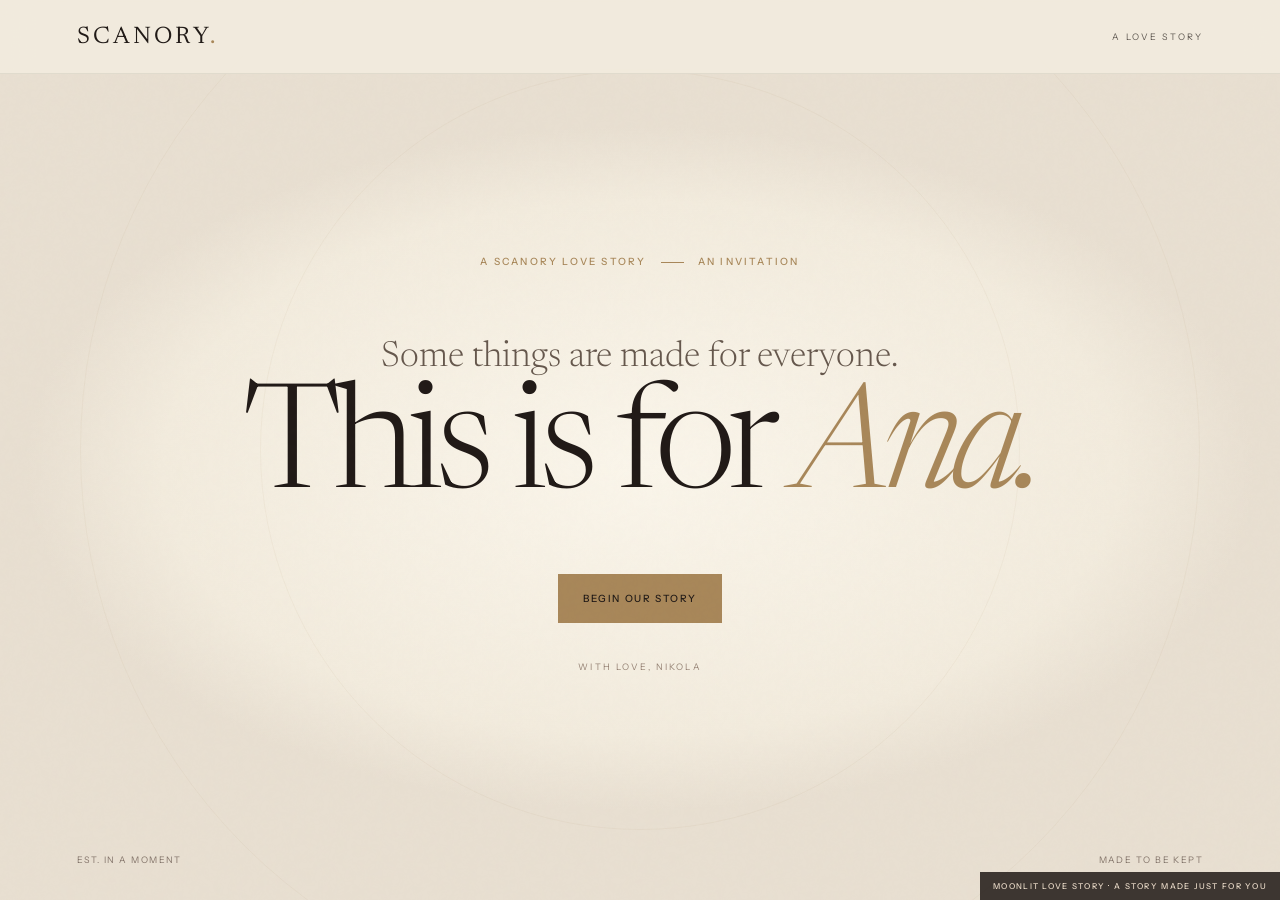
<file: index.html>
<!doctype html>
<html lang="en">
<head>
  <meta charset="utf-8">
  <meta name="viewport" content="width=device-width, initial-scale=1">
  <meta name="theme-color" content="#211a17">
  <meta name="description" content="A private love story, made to be discovered.">
  <title>Moonlit Love Story — Scanory</title>
  <link rel="preconnect" href="https://fonts.googleapis.com">
  <link rel="preconnect" href="https://fonts.gstatic.com" crossorigin>
  <link href="https://fonts.googleapis.com/css2?family=Newsreader:ital,opsz,wght@0,6..72,300;0,6..72,400;1,6..72,300;1,6..72,400&family=Instrument+Sans:wght@400;500;600&display=swap" rel="stylesheet">
  <link rel="stylesheet" href="styles.css">
  <noscript><style>#experience[hidden]{display:block!important}.js-only{display:none!important}</style></noscript>
  <script src="story-data.js" defer></script>
  <script src="app.js" defer></script>
</head>
<body>
  <a class="skip-link" href="#story-main">Skip to story</a>
  <div class="paper-grain" aria-hidden="true"></div>
  <div class="reading-progress" aria-hidden="true"><span id="reading-bar"></span></div>
  <header class="topbar" id="topbar">
    <a class="brand" href="#opening" aria-label="Scanory story, back to beginning">SCANORY<span class="brand-dot">.</span></a>
    
    <span class="topbar-mark">A LOVE STORY </span>
  </header>

  <main id="story-main">
    <!-- ACT I -->
    <section class="invitation" data-section="intro" id="opening" aria-labelledby="invitation-title">
      <div class="invitation-orbit orbit-one" aria-hidden="true"></div>
      <div class="invitation-orbit orbit-two" aria-hidden="true"></div>
      <div class="invite-content">
        <p class="eyebrow eyebrow-bronze reveal">A SCANORY LOVE STORY <span class="eyebrow-line"></span> AN INVITATION</p>
        <p class="invite-overline reveal" id="intro-overline">Some things are made for everyone.</p>
        <h1 class="invitation-name reveal" id="invitation-title">This is for <em id="recipient-name">Ana.</em></h1>
        
        <button type="button" class="action action-primary story-entry-action" id="begin-story" aria-controls="experience" aria-expanded="false">Begin our story </button>
        <p class="signed-intro reveal" id="intro-signature">WITH LOVE, NIKOLA</p>
      </div>
      <div class="invitation-bottom"><span>EST. IN A MOMENT</span><span>MADE TO BE KEPT</span></div>
    </section>

    <div id="experience" class="experience" hidden>
      <div class="act-rule"><span>CHAPTER ONE</span><span>01 / 05</span></div>
      <section class="beginning section-pad" data-section="origin" id="beginning" aria-labelledby="beginning-title">
        <div class="beginning-head content-width reveal">
          <p class="eyebrow">THE BEGINNING OF US</p>
          <h2 class="display-title" id="beginning-title" data-copy="beginning-title">Every great story<br>starts <em>somewhere.</em></h2>
          <p class="section-description" id="beginning-intro">And ours began long before we knew what it would become.</p>
        </div>
        <div class="origin-layout content-wide">
          <div class="origin-picture reveal" role="img" aria-label="A romantic landscape illustrating the start of a story">
            <div class="origin-picture-shadow"></div>
            <div class="photo-bottom-caption"><span>01 / THE FIRST MEMORY</span><span id="origin-caption">WHERE EVERYTHING CHANGED</span></div>
          </div>
          <div class="origin-aside reveal">
            
            
            <h3 class="story-serif" id="origin-title">Where it all began.</h3>
            <p class="aside-copy" id="origin-description">Remember when we got completely lost looking for that little place? Best mistake we ever made.</p>
            <div class="origin-date"><span>OUR STORY SINCE</span><strong id="origin-date-label">14 FEBRUARY 2022</strong></div>
          </div>
        </div>
      </section>

      <section class="time-section section-pad" data-section="timer" id="time-together" aria-labelledby="time-title">
        <div class="time-night-sky" id="time-night-sky" aria-hidden="true"></div><div class="content-width center reveal">
          <p class="eyebrow eyebrow-bronze">ALL THE DAYS THAT BECAME OURS</p>
          <h2 class="display-title smaller" id="time-title" data-copy="time-title">Time looks different<br>when it's <em>ours.</em></h2>
          <p class="time-description" id="time-description">Every day, another little part of the story.</p>
          <div class="time-counter" role="group" aria-label="Time together since the selected date and time" id="time-counter">
            <div><strong id="years-count">—</strong><span>YEARS</span></div>
            <div class="time-divider" aria-hidden="true">:</div>
            <div><strong id="months-count">—</strong><span>MONTHS</span></div>
            <div class="time-divider" aria-hidden="true">:</div>
            <div><strong id="days-count">—</strong><span>DAYS</span></div><div class="time-divider" aria-hidden="true">:</div><div><strong id="hours-count">—</strong><span>HOURS</span></div><div class="time-divider" aria-hidden="true">:</div><div><strong id="minutes-count">—</strong><span>MINS</span></div><div class="time-divider" aria-hidden="true">:</div><div><strong id="seconds-count">—</strong><span>SECS</span></div>
          </div>
          <p class="small-note" id="time-since">SINCE THE DAY WE FOUND EACH OTHER</p>
        </div>
      </section>

      <section class="timeline section-pad" data-section="timeline" id="timeline" aria-labelledby="timeline-title">
        <div class="content-width center reveal">
          <p class="eyebrow">MOMENTS, NOT MILESTONES</p>
          <h2 class="display-title" id="timeline-title" data-copy="timeline-title">A thousand little<br><em>beginnings.</em></h2>
        </div>
        <div class="timeline-list content-medium" id="timeline-list"><div class="timeline-trail" aria-hidden="true"><div class="timeline-trail-progress" id="timeline-trail-progress"></div></div></div><noscript><p class="content-medium">Three memories are part of this story: that rainy Tuesday, a trip to Rome, and the first keys to a shared home.</p></noscript>
      </section>

      <div class="act-rule"><span>CHAPTER TWO</span><span>02 / 05</span></div>
      <section class="memories section-pad" data-section="memory" id="little-things" aria-labelledby="memories-title">
        <div class="memories-head content-width reveal"><p class="eyebrow">THE LITTLE THINGS</p><h2 class="display-title" id="memories-title" data-copy="memories-title">What I love most<br>is <em>everything between.</em></h2><p class="section-description" id="memories-description">The ordinary days. The unplanned adventures. The photos we thought we'd forget.</p></div>
        <div class="memory-feature content-wide">
          <div class="memory-picture-column"><div class="memory-feature-photo reveal" id="memory-photo" role="img" aria-label="A scenic memory illustration">
            <div class="memory-caption">OUR FAVORITE KIND OF DAY </div>
<div class="memory-overlay-copy" id="memory-secret" aria-hidden="true"><span class="memory-overlay-label">A NOTE JUST FOR YOU</span><p id="touch-message"></p></div>
          </div><button class="action action-outline memory-under-photo" type="button" id="memory-reveal" aria-expanded="false" aria-controls="memory-secret">Turn this memory over </button></div>
          <div class="memory-feature-detail reveal">
            
            
            <h3 class="story-serif" id="memory-title">Even the smallest<br><em>moments stay.</em></h3>
            <p class="aside-copy" id="memory-description">Some memories deserve a second look.</p>


          </div>
        </div>
      </section>

      <section class="gallery-section section-pad" data-section="gallery" id="gallery" aria-labelledby="gallery-title">
        <div class="content-wide gallery-heading reveal"><div><p class="eyebrow">OUR OWN LITTLE ARCHIVE</p><h2 class="display-title" id="gallery-title" data-copy="gallery-title">Pages from <em>us.</em></h2></div><p class="gallery-side-note" id="gallery-description">A collection of moments that made this story ours.</p></div>
        <div class="gallery-rail" id="gallery-rail" aria-label="Our photo memories"></div><noscript><p class="content-width">A collection of our favorite memories.</p></noscript>
        <div class="gallery-instructions content-wide"><span>DRAG TO EXPLORE</span><div><button type="button" class="circle-nav" id="gallery-prev" aria-label="Previous photo">Previous</button><button type="button" class="circle-nav" id="gallery-next" aria-label="Next photo">Next</button></div></div>
      </section>

      <section class="three-things section-pad" data-section="reasons" id="three-things" aria-labelledby="things-title">
        <div class="content-width center reveal"><p class="eyebrow">THINGS I COULD NEVER SAY ENOUGH</p><h2 class="display-title" id="things-title" data-copy="things-title">Three things I love<br><em>about you.</em></h2><p class="section-description" id="reasons-description">A few of the countless reasons.</p></div>
        <div class="things-grid content-wide" id="things-grid"></div><noscript><p class="content-width">Your quiet resilience. The way you laugh. How safe you make me feel.</p></noscript>
      </section>

      <div class="act-rule"><span>CHAPTER THREE</span><span>03 / 05</span></div>
      <section class="promise-copy section-pad" data-section="promise" id="words" aria-labelledby="words-title">
        <div class="content-medium center reveal"><p class="eyebrow">A PROMISE OF ORDINARY DAYS</p><h2 class="quote-headline" id="words-title" data-copy="words-title">It's not only the big moments.</h2><div class="promise-discovery" id="promise-discovery"><button type="button" class="promise-shake" id="promise-shake" aria-controls="promise-quote" aria-expanded="false"><svg viewBox="0 0 48 72" width="38" height="58" fill="none" aria-hidden="true"><rect x="9" y="4" width="30" height="64" rx="7" stroke="currentColor" stroke-width="1.4"/><path d="M20 10h8M20 61h8" stroke="currentColor" stroke-width="1.4" stroke-linecap="round"/></svg><span id="shake-hint">Shake your phone to reveal a message</span></button><button type="button" id="promise-reveal" class="promise-reveal-alternative" aria-controls="promise-quote" aria-expanded="false">Or tap to reveal </button><blockquote class="letter-quote" id="promise-quote" hidden></blockquote></div></div>
      </section>

      <div class="act-rule"><span>CHAPTER FOUR</span><span>04 / 05</span></div>
      <section class="surprises section-pad" data-section="surprises" id="surprises" aria-labelledby="surprises-title">
        <div class="content-width center reveal"><p class="eyebrow">JUST FOR YOU</p><h2 class="display-title" id="surprises-title" data-copy="surprises-title">A little something<br><em>unexpected.</em></h2><p class="section-description" id="surprises-description">Some things are better discovered than explained.</p></div>
        <div class="surprise-layout content-wide">
          <div class="surprise-scratch reveal" data-section="scratch">
            <div class="surprise-card-photo" id="scratch-photo"><div class="scratch-image-underlay" id="scratch-image-underlay" aria-hidden="true"></div><span class="scratch-photo-overlay" id="scratch-overlay">A MEMORY, JUST FOR YOU</span><canvas id="scratch-canvas" class="scratch-canvas" aria-hidden="true"></canvas></div><p class="scratch-after-note" id="scratch-after-note" hidden></p>
            <div class="surprise-card-bottom"><div><p class="eyebrow">A SECRET MOMENT</p><p class="small-body">Reveal the memory beneath the dust.</p></div><button type="button" class="action action-text" id="scratch-reveal" aria-expanded="false">Reveal</button></div>
          </div>
          <div class="soundtrack reveal" data-section="song">
            <div class="soundtrack-top"><p class="eyebrow">SOUNDTRACK OF US</p></div>
            <div class="record-container"><div class="vinyl" aria-hidden="true"></div></div>
            <div class="soundtrack-bottom"><div><h3 class="story-serif" id="song-heading">The song that feels<br><em>like us.</em></h3></div><div id="soundtrack-control"></div></div>
          </div>
        </div>
      </section>

      <section class="letter-section section-pad" data-section="letter" id="letter" aria-labelledby="letter-title">
        <div class="content-medium center reveal">
          <p class="eyebrow">A LETTER FOR ANOTHER DAY</p>
          <h2 class="display-title" id="letter-title" data-copy="letter-title">Some words are worth <em>waiting for.</em></h2>
          <div id="letter-status" class="letter-stage-area"></div>
        </div>
      </section>

      <div class="act-rule"><span>THE FINAL CHAPTER</span><span>05 / 05</span></div>
      <section class="finale" data-section="finale" id="promise" aria-labelledby="final-title">
        <canvas id="finale-hearts" class="finale-hearts" aria-hidden="true"></canvas>
        <div class="finale-content reveal">
          <p class="eyebrow eyebrow-bronze">IF I COULD SAY ONE LAST THING</p>
          <h2 class="finale-title" id="final-title" data-copy="final-title">In every version<br>of this life,<br><em>I'd choose you.</em></h2>
          <div class="finale-rule"></div>
          <p class="finale-note" id="final-note">For all the days we've had, and all the days still waiting for us.</p>
          <p class="finale-signature" id="final-signature">With love, Nikola</p>
          <div class="finale-actions"><button type="button" class="action action-outline light" id="return-beginning">Return to our beginning </button></div>
        </div>
        <footer class="experience-footer"><span>MADE PERSONAL WITH SCANORY</span><span>REAL MOMENTS. LASTING STORIES.</span></footer>
      </section>
    </div>
  </main>

  <div id="portal-transition" class="portal-transition" hidden aria-hidden="true"><div class="portal-orbit portal-orbit-one"></div><div class="portal-orbit portal-orbit-two"></div><span class="portal-wordmark">SCANORY </span></div>
  <dialog class="photo-dialog" id="photo-dialog" aria-labelledby="photo-dialog-title"><button class="dialog-close" id="photo-close" aria-label="Close photo">Close</button><div class="dialog-photo" id="dialog-photo"></div><p class="eyebrow" id="photo-dialog-title"></p><button type="button" class="gallery-bonus-control" id="gallery-bonus-control" hidden aria-expanded="false">There is a note here</button><p class="gallery-bonus-message" id="gallery-bonus-message" hidden></p></dialog>
  <div class="demo-note" role="note">MOONLIT LOVE STORY · A STORY MADE JUST FOR YOU</div>
</body>
</html>
</file>
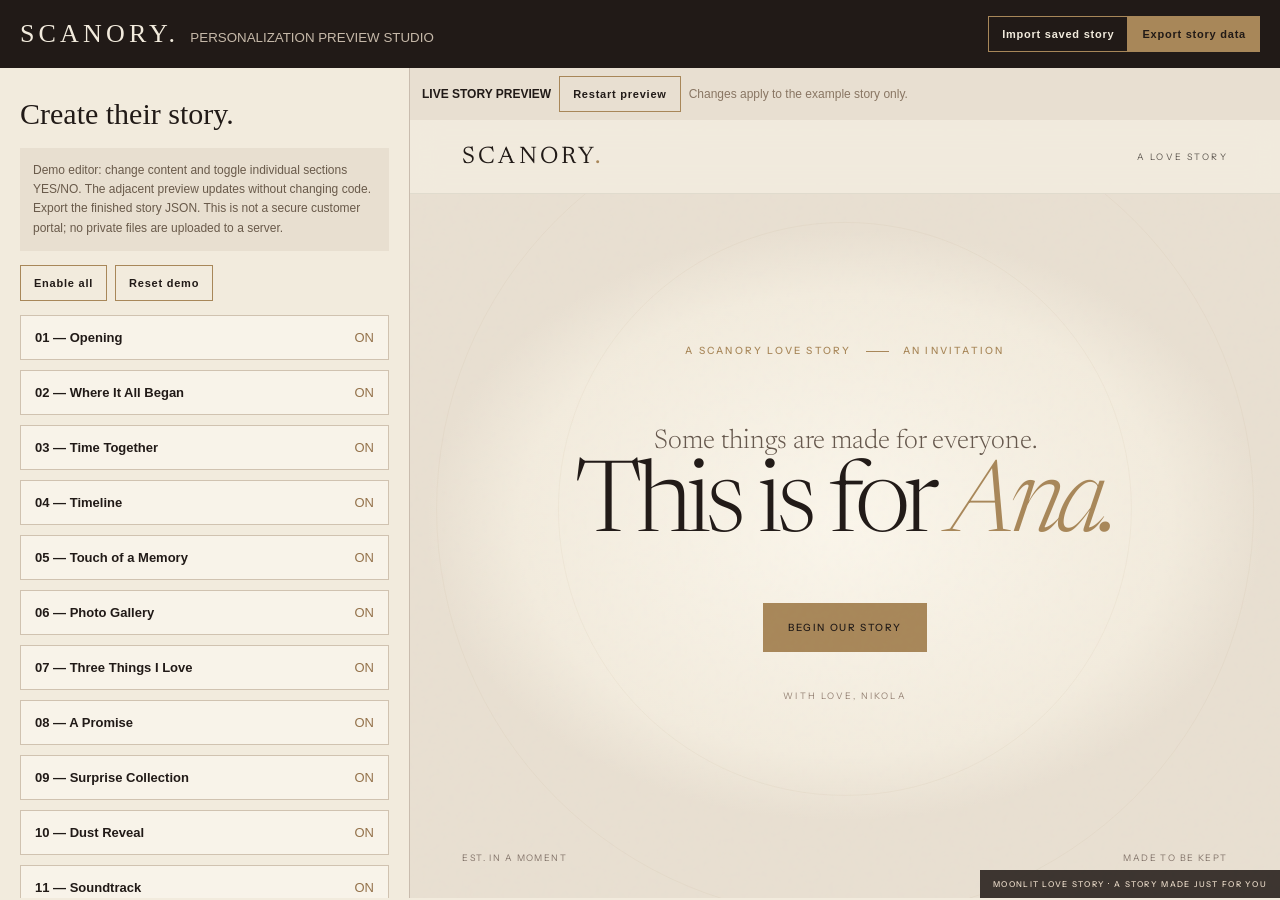
<file: studio-standalone.html>
<!doctype html><html lang="en"><head><meta charset="utf-8"><meta name="viewport" content="width=device-width, initial-scale=1"><title>Scanory — Personalization Preview Studio</title><style>
:root{font-family:Arial,sans-serif;color:#211a17;background:#f2ebdd}*{box-sizing:border-box}body{margin:0}header{padding:16px 20px;background:#211a17;color:#f2ebdd;display:flex;align-items:center;justify-content:space-between;gap:10px;flex-wrap:wrap}header strong{font:normal 26px Georgia,serif;letter-spacing:.16em}header small{color:#c6b9a9}button,.upload-label{cursor:pointer;border:1px solid #a88759;background:transparent;color:inherit;padding:11px 13px;font:600 11px Arial,sans-serif;letter-spacing:.07em;display:inline-block}button.primary{background:#a88759;color:#211a17}button:focus-visible,input:focus-visible,textarea:focus-visible{outline:2px solid #a88759;outline-offset:2px}.workspace{display:grid;grid-template-columns:minmax(290px,410px) minmax(300px,1fr);height:calc(100vh - 70px)}aside{overflow:auto;border-right:1px solid #c9bcae;padding:20px}iframe{border:0;width:100%;height:100%;background:#f2ebdd}h2{font:normal 30px Georgia,serif;margin:9px 0 17px}h3{font:normal 20px Georgia,serif;margin:0 0 10px}p{font-size:12px;line-height:1.6;color:#695a4a}details{margin:0 0 10px;border:1px solid #d0c2b0;background:#f8f3e9}summary{padding:14px;cursor:pointer;font-size:13px;font-weight:600;display:flex;gap:10px;align-items:center;justify-content:space-between}summary span{font-weight:400;color:#94724b}section{padding:14px;border-top:1px solid #e2d6c7}label{display:block;font-size:12px;margin:0 0 13px;color:#4c3c2d}input[type=text],input[type=datetime-local],input[type=url],textarea{display:block;width:100%;padding:10px;background:white;border:1px solid #cbbba9;color:#211a17;margin-top:5px;font:13px/1.45 Arial,sans-serif;min-height:42px}textarea{resize:vertical;min-height:82px}label.inline{display:flex;gap:9px;align-items:center;font-size:13px}input[type=checkbox]{width:19px;height:19px;accent-color:#a88759}fieldset{border:1px solid #d2c4b1;margin:12px 0;padding:10px}legend{font-size:12px;font-weight:bold}button.small{padding:8px;font-size:10px;margin:3px}.group-actions{display:flex;gap:8px;margin:14px 0;flex-wrap:wrap}.notice{background:#e8dfd0;padding:13px}.muted{color:#897663}#msg{padding:5px 0;color:#775b3e;font-size:12px;min-height:20px}.preview-top{display:flex;align-items:center;gap:8px;background:#e8dfd1;padding:8px 12px;font-size:12px}.preview-column{display:flex;flex-direction:column;min-height:0}.preview-column iframe{flex:1}.file-input{display:none}@media(max-width:850px){.workspace{grid-template-columns:1fr;height:auto}.preview-column{height:720px;min-height:580px;order:-1}aside{max-height:none;border:0}.preview-top{flex-wrap:wrap}}@media(max-width:480px){.preview-column{height:610px}header{padding:12px}header strong{font-size:20px}}
</style></head><body><header><div><strong>SCANORY.</strong><small> &nbsp; PERSONALIZATION PREVIEW STUDIO</small></div><div><button id="import">Import saved story</button><button class="primary" id="export">Export story data</button><input id="import-file" class="file-input" type="file" accept="application/json,.json"></div></header><div class="workspace"><aside><h2>Create their story.</h2><p class="notice">Demo editor: change content and toggle individual sections YES/NO. The adjacent preview updates without changing code. Export the finished story JSON. This is not a secure customer portal; no private files are uploaded to a server.</p><div class="group-actions"><button id="all-on">Enable all</button><button id="reset">Reset demo</button></div><div id="fields"></div><div id="msg" role="status"></div></aside><div class="preview-column"><div class="preview-top"><b>LIVE STORY PREVIEW</b><button id="preview-restart">Restart preview</button><span class="muted">Changes apply to the example story only.</span></div><iframe id="preview" title="Moonlit Love Story preview" srcdoc="&lt;!doctype html&gt;
&lt;html lang=&quot;en&quot;&gt;
&lt;head&gt;
  &lt;meta charset=&quot;utf-8&quot;&gt;
  &lt;meta name=&quot;viewport&quot; content=&quot;width=device-width, initial-scale=1&quot;&gt;
  &lt;meta name=&quot;theme-color&quot; content=&quot;#211a17&quot;&gt;
  &lt;meta name=&quot;description&quot; content=&quot;A private love story, made to be discovered.&quot;&gt;
  &lt;title&gt;Moonlit Love Story — Scanory&lt;/title&gt;
  &lt;link rel=&quot;preconnect&quot; href=&quot;https://fonts.googleapis.com&quot;&gt;
  &lt;link rel=&quot;preconnect&quot; href=&quot;https://fonts.gstatic.com&quot; crossorigin&gt;
  &lt;link href=&quot;https://fonts.googleapis.com/css2?family=Newsreader:ital,opsz,wght@0,6..72,300;0,6..72,400;1,6..72,300;1,6..72,400&amp;family=Instrument+Sans:wght@400;500;600&amp;display=swap&quot; rel=&quot;stylesheet&quot;&gt;
  &lt;style&gt;
:root{--ink:#211a17;--walnut:#342820;--paper:#f2ebdd;--plaster:#e5dfd4;--bronze:#a88759;--stone:#88776a;--line:rgba(33,26,23,.19);--serif:'Newsreader',Georgia,serif;--sans:'Instrument Sans',Arial,sans-serif;--edge:clamp(24px,6vw,110px);--ease:cubic-bezier(.22,1,.36,1)}
*{box-sizing:border-box}html{scroll-behavior:smooth}body{margin:0;color:var(--ink);background:var(--paper);font-family:var(--sans);-webkit-font-smoothing:antialiased}button,a{-webkit-tap-highlight-color:transparent}button{font:inherit}a{color:inherit}button:focus-visible,a:focus-visible,[tabindex]:focus-visible{outline:2px solid var(--bronze);outline-offset:5px}::selection{background:#b9a184;color:var(--ink)}[hidden]{display:none!important}.skip-link{position:fixed;z-index:1000;left:20px;top:-60px;background:var(--paper);padding:12px 20px}.skip-link:focus{top:20px}.paper-grain{pointer-events:none;position:fixed;inset:0;z-index:80;opacity:.115;background-image:url(&quot;data:image/svg+xml,%3Csvg viewBox='0 0 180 180' xmlns='http://www.w3.org/2000/svg'%3E%3Cfilter id='n'%3E%3CfeTurbulence type='fractalNoise' baseFrequency='.65' numOctaves='3' stitchTiles='stitch'/%3E%3C/filter%3E%3Crect width='100%25' height='100%25' filter='url(%23n)' opacity='.13'/%3E%3C/svg%3E&quot;)}.reading-progress{position:fixed;top:0;left:0;right:0;height:2px;z-index:101}.reading-progress span{display:block;width:0;height:100%;background:var(--bronze);transition:width .14s linear}.topbar{height:74px;position:fixed;top:0;left:0;right:0;z-index:90;display:flex;align-items:center;justify-content:space-between;padding:0 var(--edge);background:rgba(242,235,221,.94);border-bottom:1px solid rgba(33,26,23,.08);backdrop-filter:blur(15px);transition:background .3s,color .3s}.topbar.on-dark{background:rgba(33,26,23,.94);color:var(--paper);border-bottom:1px solid rgba(242,235,221,.12)}.brand{font-family:var(--serif);font-size:24px;letter-spacing:.13em;text-decoration:none}.brand-dot{color:var(--bronze)}.topbar-action{border:0;background:transparent;cursor:pointer;font-size:10px;letter-spacing:.17em;text-transform:uppercase;color:inherit;min-height:44px;padding:5px 12px}.menu-glyph{font-size:19px;margin-right:8px;vertical-align:-1px}.topbar-mark{font-size:9px;letter-spacing:.24em;opacity:.7}.topbar-asterisk{color:var(--bronze);margin-left:10px}.chapter-drawer{position:fixed;top:74px;left:0;right:0;z-index:89;background:var(--paper);color:var(--ink);box-shadow:0 22px 65px rgba(33,26,23,.16);padding:40px var(--edge) 50px;border-bottom:1px solid var(--line)}.chapter-drawer-inner{max-width:700px;margin:auto}.chapter-drawer-eyebrow{font-size:10px;letter-spacing:.2em;color:var(--stone);margin-bottom:16px}.chapter-drawer a{display:flex;gap:23px;align-items:baseline;padding:10px 0;border-bottom:1px solid var(--line);text-decoration:none;color:var(--bronze);font-size:12px}.chapter-drawer a span{font:300 clamp(25px,4vw,42px)/1.2 var(--serif);color:var(--ink)}.eyebrow{font:500 10px/1.6 var(--sans);text-transform:uppercase;letter-spacing:.22em;color:#8d755e;margin:0 0 22px}.eyebrow-bronze{color:var(--bronze)}.eyebrow-line{display:inline-block;width:23px;height:1px;background:currentColor;vertical-align:middle;margin:0 10px}.center{text-align:center}.content-width{width:min(calc(100% - 2*var(--edge)),950px);margin-inline:auto}.content-medium{width:min(calc(100% - 2*var(--edge)),810px);margin-inline:auto}.content-wide{width:min(calc(100% - 2*var(--edge)),1390px);margin-inline:auto}.section-pad{padding-block:clamp(100px,13vw,220px)}.display-title{font:300 clamp(54px,7.4vw,116px)/.98 var(--serif);letter-spacing:-.045em;margin:0 0 26px;text-wrap:balance}.display-title em,.story-serif em,.quote-headline em{font-weight:300;color:#a17e56}.display-title.smaller{font-size:clamp(50px,6.5vw,96px)}.section-description{font:400 clamp(15px,1.45vw,18px)/1.75 var(--sans);color:#695e54;max-width:480px;margin:24px auto 0}.section-pad&gt;.content-width:not(.center) .section-description{margin-inline:0}.small-note{font-size:10px;letter-spacing:.15em;color:#a68d73;margin-top:32px}.action{min-height:49px;display:inline-flex;align-items:center;justify-content:space-between;gap:35px;border:1px solid transparent;border-radius:0;padding:16px 24px;font:500 10px/1.3 var(--sans);letter-spacing:.16em;text-transform:uppercase;cursor:pointer;transition:background .3s,color .3s,border .3s,transform .3s;text-decoration:none}.action:hover{transform:translateY(-2px)}.action-primary{background:var(--bronze);color:var(--ink)}.action-primary:hover{background:#c1a47b}.action-outline{background:transparent;color:var(--ink);border-color:rgba(33,26,23,.5)}.action-outline:hover{background:var(--ink);color:var(--paper)}.action-outline.light{color:var(--paper);border-color:rgba(242,235,221,.55)}.action-outline.light:hover{background:var(--paper);color:var(--ink)}.action-text{background:transparent;border-bottom:1px solid var(--bronze);padding:8px 0;min-height:38px}.invitation{min-height:100svh;position:relative;display:grid;place-items:center;overflow:hidden;background:radial-gradient(ellipse 48% 38% at 50% 52%,#faf5ea 0%,#f2ebdd 78%,#e8dfd1 100%);padding:115px var(--edge) 80px;text-align:center}.invitation-orbit{position:absolute;border:1px solid rgba(168,135,89,.18);border-radius:50%;pointer-events:none}.orbit-one{width:min(66vw,760px);aspect-ratio:1;top:50%;left:50%;transform:translate(-50%,-50%)}.orbit-two{width:min(94vw,1120px);aspect-ratio:1;top:50%;left:50%;transform:translate(-50%,-50%)}.invite-content{position:relative;z-index:1;max-width:950px}.invite-overline{font:300 clamp(22px,3.1vw,36px)/1.3 var(--serif);margin:65px 0 3px;color:#65574c}.invitation-name{font:300 clamp(68px,11.3vw,164px)/.95 var(--serif);letter-spacing:-.055em;text-wrap:balance;margin:0 0 24px}.invitation-name em{font-weight:300;color:#a88759}.invitation-note{max-width:380px;font:400 16px/1.8 var(--sans);color:#78695b;margin:0 auto 43px}.signed-intro{font-size:9px;letter-spacing:.23em;color:#958274;margin-top:33px}.invitation-bottom{position:absolute;bottom:35px;left:var(--edge);right:var(--edge);display:flex;align-items:center;justify-content:space-between;color:#827369;font-size:9px;letter-spacing:.16em}.invitation-bottom-symbol{font-size:20px;color:var(--bronze)}.act-rule{display:flex;justify-content:space-between;align-items:center;padding:18px var(--edge);border-top:1px solid var(--line);border-bottom:1px solid var(--line);font-size:10px;letter-spacing:.21em;color:#897767;background:var(--paper)}.beginning-head{margin-bottom:75px}.origin-layout{display:grid;grid-template-columns:1.27fr .73fr;gap:clamp(35px,7vw,120px);align-items:center}.origin-picture{height:clamp(420px,50vw,690px);background:linear-gradient(180deg,rgba(25,23,20,.06),rgba(25,23,20,.52)),url('https://images.unsplash.com/photo-1615966650071-855b15f29ad1?w=1600&amp;auto=format&amp;fit=crop&amp;q=85') center/cover,#796b60;position:relative;overflow:hidden}.origin-picture-shadow{position:absolute;inset:0;box-shadow:inset 0 0 100px rgba(0,0,0,.08)}.photo-bottom-caption{position:absolute;bottom:27px;left:27px;right:27px;color:#f2ebdd;display:flex;justify-content:space-between;gap:20px;font-size:9px;letter-spacing:.14em}.origin-aside{padding:45px 0}.editorial-number{font:300 90px/.9 var(--serif);color:#b29c80;margin-bottom:34px}.editorial-number span{font-size:35px;margin-left:12px}.story-serif{font:300 clamp(39px,4.3vw,68px)/1.05 var(--serif);letter-spacing:-.035em;margin:0 0 20px}.aside-copy{font:400 15px/1.85 var(--sans);color:#6f6255;max-width:330px}.origin-date{display:flex;flex-direction:column;gap:10px;margin-top:55px;padding-top:20px;border-top:1px solid var(--line);font-size:9px;letter-spacing:.2em;color:#917f70}.origin-date strong{font-weight:500;font-size:12px;color:var(--ink)}.time-section{background:var(--ink);color:var(--paper);position:relative;overflow:hidden}.time-section:before{content:&quot;&quot;;position:absolute;width:650px;height:650px;border:1px solid rgba(168,135,89,.12);border-radius:50%;left:50%;top:50%;transform:translate(-50%,-50%)}.time-section .center{position:relative}.time-section .display-title em{color:var(--bronze)}.time-description{font:400 15px/1.8 var(--sans);color:#b6a89b}.time-counter{display:flex;align-items:flex-start;justify-content:center;gap:clamp(12px,4vw,70px);margin:70px auto 0}.time-counter&gt;div:not(.time-divider){display:flex;flex-direction:column;gap:10px}.time-counter strong{font:300 clamp(57px,10vw,130px)/1 var(--serif);font-variant-numeric:tabular-nums}.time-counter span{font-size:9px;letter-spacing:.2em;color:#ba9e7b}.time-divider{font:300 clamp(40px,6vw,70px)/1.15 var(--serif);color:var(--bronze);padding-top:3px}.timeline{background:var(--paper)}.timeline-list{margin-top:95px;border-left:1px solid #c9b6a2}.timeline-item{position:relative;padding:5px 20px 65px 60px;display:grid;grid-template-columns:140px 1fr;gap:30px}.timeline-item:last-child{padding-bottom:0}.timeline-item:before{content:&quot;&quot;;position:absolute;left:-5px;top:15px;width:9px;height:9px;transform:rotate(45deg);background:var(--bronze)}.timeline-date{color:#927c68;font-size:10px;letter-spacing:.13em;text-transform:uppercase;margin-top:8px}.timeline-title{font:300 clamp(32px,4vw,47px)/1.15 var(--serif);letter-spacing:-.025em;margin:0 0 12px}.timeline-text{font-size:15px;line-height:1.85;color:#706154;max-width:460px}.memories{background:#e5dfd4}.memories-head{margin-bottom:70px}.memory-feature{display:grid;grid-template-columns:1fr 1fr;gap:clamp(30px,7vw,120px);align-items:center}.memory-feature-photo{height:650px;max-height:72vw;position:relative;background:linear-gradient(180deg,transparent 65%,rgba(15,12,10,.48)),url('https://images.unsplash.com/photo-1501901609772-df0848060b33?w=1400&amp;auto=format&amp;fit=crop&amp;q=85') center/cover,#a8a095}.memory-caption{position:absolute;bottom:27px;left:25px;right:25px;color:#fff;display:flex;justify-content:space-between;font-size:9px;letter-spacing:.16em}.memory-feature-detail{padding:20px 0}.hidden-memory{margin-top:32px;border-left:1px solid var(--bronze);padding:3px 0 3px 22px;animation:fade-up .5s var(--ease) both}.hidden-memory-rule{font:500 10px var(--sans);color:#967e63;letter-spacing:.15em}.hidden-memory p{font:italic 300 clamp(23px,3vw,34px)/1.35 var(--serif);margin:14px 0 0}.gallery-section{overflow:hidden}.gallery-heading{display:flex;justify-content:space-between;align-items:end;gap:30px;margin-bottom:48px}.gallery-heading .display-title{margin:0}.gallery-side-note{max-width:220px;font:400 14px/1.65 var(--sans);color:#8a7766}.gallery-rail{display:flex;gap:17px;padding:0 var(--edge) 10px;overflow-x:auto;scroll-snap-type:x mandatory;scrollbar-width:none}.gallery-rail::-webkit-scrollbar{display:none}.gallery-card{border:0;background:transparent;padding:0;flex:0 0 clamp(230px,27vw,400px);text-align:left;cursor:pointer;scroll-snap-align:start}.gallery-photo{display:block;width:100%;height:clamp(300px,32vw,475px);background:#a39887 center/cover}.gallery-number{display:flex;justify-content:space-between;padding-top:18px;color:#6e6056;font-size:10px;letter-spacing:.1em}.gallery-instructions{display:flex;justify-content:space-between;align-items:center;margin-top:20px;color:#937f6b;font-size:9px;letter-spacing:.2em}.gallery-instructions div{display:flex;gap:8px}.circle-nav{width:45px;height:45px;border:1px solid #ad9d8a;background:transparent;border-radius:50%;cursor:pointer;color:var(--ink)}.circle-nav:hover{background:var(--ink);color:var(--paper)}.three-things{background:var(--paper)}.things-grid{display:grid;grid-template-columns:repeat(3,minmax(0,1fr));gap:16px;margin-top:66px}.thing-button{background:#eae3d7;border:1px solid rgba(33,26,23,.12);min-height:380px;padding:30px;cursor:pointer;display:flex;flex-direction:column;align-items:flex-start;text-align:left;color:var(--ink);transition:background .4s,transform .4s}.thing-button:hover{background:#e0d5c5;transform:translateY(-5px)}.thing-button[aria-expanded=true]{background:var(--ink);color:var(--paper)}.thing-number{font:300 90px/1 var(--serif);color:var(--bronze)}.thing-prompt{margin-top:auto;font:300 clamp(26px,3vw,39px)/1.12 var(--serif);max-width:300px}.thing-hint{font-size:9px;letter-spacing:.15em;text-transform:uppercase;margin-top:30px;color:#a78965}.thing-reveal{font-size:14px;line-height:1.75;margin-top:30px;color:#d9cebd;animation:fade-up .45s ease both}.promise-copy{background:var(--plaster)}.quote-headline{font:300 clamp(38px,5vw,66px)/1.1 var(--serif);margin:30px 0 45px}.letter-quote{font:italic 300 clamp(25px,3.5vw,45px)/1.35 var(--serif);margin:0;color:#82684f;text-wrap:balance}.small-diamond{display:block;color:var(--bronze);margin:45px 0 0;font-size:22px}.surprises{background:var(--paper)}.surprise-layout{display:grid;grid-template-columns:1fr 1fr;gap:24px;margin-top:65px}.surprise-scratch{background:#e9e0d3}.surprise-card-photo{height:clamp(300px,36vw,510px);background:url('https://images.unsplash.com/photo-1563808599481-34a342e44508?w=1200&amp;auto=format&amp;fit=crop&amp;q=85') center/cover,#ad9281;position:relative;overflow:hidden}.scratch-photo-overlay{display:flex;align-items:center;justify-content:center;position:absolute;inset:0;background:#a99073;color:#f5eede;font:500 10px var(--sans);letter-spacing:.24em;text-align:center;padding:30px;transition:clip-path 1.2s var(--ease),opacity .7s}.scratch-photo-overlay.revealed{clip-path:inset(0 100% 0 0);opacity:0}.surprise-card-bottom{display:flex;justify-content:space-between;align-items:center;padding:28px;gap:18px}.surprise-card-bottom .eyebrow{margin:0 0 8px}.small-body{font:400 13px/1.6 var(--sans);color:#675b51}.soundtrack{display:flex;flex-direction:column;justify-content:space-between;min-height:630px;background:var(--ink);color:var(--paper);padding:31px}.soundtrack-top{display:flex;justify-content:space-between;align-items:start}.soundtrack-top span{font-size:22px;color:var(--bronze)}.record-container{display:flex;justify-content:center;align-items:center;padding:15px}.vinyl{position:relative;width:min(70%,275px);aspect-ratio:1;border-radius:50%;box-shadow:0 20px 50px #0c0a08;background:repeating-radial-gradient(circle at center,#25201c 0,#25201c 2px,#15110e 3px,#15110e 5px,#30261e 6px,#18120f 7px)}.vinyl:before{content:&quot;&quot;;position:absolute;inset:34%;border-radius:50%;background:#b79d7d;border:7px solid #8e765e}.vinyl-label{position:absolute;left:35%;right:35%;top:42%;bottom:42%;z-index:1;display:flex;flex-direction:column;align-items:center;justify-content:center;font-size:7px;letter-spacing:.15em;color:#211a17}.vinyl-label span{font-size:13px}.soundtrack-bottom{display:flex;justify-content:space-between;gap:12px;align-items:end}.soundtrack-bottom .story-serif{font-size:clamp(30px,3vw,49px)}.soundtrack .aside-copy{color:#aea092;margin-bottom:0}.audio-control{height:50px;min-width:50px;background:transparent;color:var(--paper);border:1px solid #aa8d6e;cursor:pointer}.audio-control:disabled{opacity:.4;cursor:not-allowed}.audio-disabled-note{font-size:11px;line-height:1.5;color:#ac9b8b;max-width:165px;text-align:right}.letter-section{background:#e5dfd4}.letter-envelope{width:min(70vw,340px);height:210px;position:relative;margin:60px auto 35px;background:#d9c5a8;box-shadow:0 24px 55px rgba(72,50,28,.12);border:1px solid #cbb899;overflow:hidden}.letter-envelope:before{content:&quot;&quot;;position:absolute;inset:0;clip-path:polygon(0 0,50% 54%,100% 0);background:#e8d4b8}.letter-envelope:after{content:&quot;&quot;;position:absolute;inset:0;clip-path:polygon(0 100%,50% 46%,100% 100%);background:#cfb797}.envelope-flap{position:absolute;inset:0;clip-path:polygon(0 0,50% 65%,100% 0);background:#f0dfc7;z-index:1}.envelope-seal{position:absolute;top:46%;left:50%;transform:translate(-50%,-50%);z-index:2;border-radius:50%;width:42px;height:42px;background:var(--bronze);display:grid;place-items:center;color:var(--paper);font:300 25px var(--serif)}.letter-date{font:300 28px var(--serif);margin:10px 0}.letter-status-copy{max-width:400px;margin:15px auto;color:#6f6153;line-height:1.8;font-size:14px}.letter-content{background:#f7f0e4;padding:45px;text-align:left;box-shadow:0 10px 40px rgba(50,30,10,.1);max-width:550px;margin:25px auto;font:italic 300 clamp(21px,3vw,30px)/1.5 var(--serif)}.letter-content p{white-space:pre-line}.finale{min-height:100svh;background:radial-gradient(ellipse 56% 50% at 50% 44%,#403027,#211a17 70%);color:var(--paper);display:flex;flex-direction:column;justify-content:space-between;text-align:center;position:relative;padding:140px var(--edge) 0;overflow:hidden}.finale-glow{position:absolute;width:80vw;max-width:820px;aspect-ratio:1;top:50%;left:50%;transform:translate(-50%,-50%);border:1px solid rgba(168,135,89,.18);border-radius:50%;pointer-events:none}.finale-glow:after{content:&quot;&quot;;position:absolute;inset:14%;border:1px solid rgba(168,135,89,.12);border-radius:50%}.finale-content{position:relative;z-index:1;margin:auto}.finale-title{font:300 clamp(61px,10vw,142px)/1.04 var(--serif);letter-spacing:-.05em;margin:30px 0}.finale-title em{color:#c09e73;font-weight:300}.finale-rule{display:flex;align-items:center;justify-content:center;gap:25px;color:var(--bronze);margin:35px auto}.finale-rule:before,.finale-rule:after{content:&quot;&quot;;display:block;width:80px;height:1px;background:rgba(168,135,89,.5)}.finale-note{max-width:420px;margin:auto;color:#d5c5b2;font:300 clamp(20px,2.7vw,27px)/1.45 var(--serif)}.finale-signature{font:italic 300 29px var(--serif);color:#c2a179;margin:27px 0 40px}.finale-actions{margin-bottom:60px}.experience-footer{display:flex;align-items:center;justify-content:space-between;position:relative;border-top:1px solid rgba(242,235,221,.18);padding:25px 0;font-size:9px;letter-spacing:.14em;color:#b8a794;gap:20px}.photo-dialog{border:0;background:var(--paper);color:var(--ink);width:min(90vw,850px);max-height:90vh;padding:50px 30px 25px;box-shadow:0 20px 90px #0006}.photo-dialog::backdrop{background:rgba(24,18,14,.86)}.dialog-close{position:absolute;right:13px;top:8px;border:0;background:none;font-size:22px;padding:10px;cursor:pointer}.dialog-photo{height:min(60vh,650px);background-position:center;background-size:contain;background-repeat:no-repeat}.photo-dialog .eyebrow{text-align:center;margin:22px 0 0}.demo-note{position:fixed;bottom:0;right:0;background:rgba(33,26,23,.87);color:#e8d9c7;padding:9px 13px;font:500 8px var(--sans);letter-spacing:.11em;z-index:97;max-width:100%;pointer-events:none}.reveal{opacity:1;transform:none}.js-motion .experience .reveal:not(.in-view){opacity:0;transform:translateY(22px)}.js-motion .experience .reveal{transition:opacity .85s var(--ease),transform .85s var(--ease)}.js-motion .experience .reveal.in-view{opacity:1;transform:none}@keyframes fade-up{from{opacity:0;transform:translateY(12px)}to{opacity:1;transform:translateY(0)}}
@media (max-width:900px){.origin-layout{grid-template-columns:1fr 1fr;gap:30px}.origin-picture{height:510px}.origin-aside .editorial-number{font-size:70px}.memory-feature-photo{height:500px}.things-grid{gap:10px}.thing-button{padding:22px;min-height:340px}.surprise-layout{gap:12px}.soundtrack{min-height:570px}.soundtrack-bottom{display:block}.soundtrack-bottom .story-serif{font-size:40px}}
@media (max-width:700px){.topbar{height:64px}.topbar-mark{display:none}.chapter-drawer{top:64px}.invite-overline{margin-top:42px;font-size:22px}.invitation-name{font-size:clamp(63px,14.5vw,95px)}.invitation-note{font-size:14px;max-width:330px}.invitation-bottom{font-size:7px;bottom:27px}.section-pad{padding-block:90px}.display-title{font-size:clamp(49px,10vw,72px)}.display-title.smaller{font-size:clamp(46px,10vw,66px)}.origin-layout,.memory-feature,.surprise-layout{grid-template-columns:1fr}.origin-picture{height:430px}.origin-aside{padding:20px 0 0}.origin-aside .editorial-number{font-size:58px;margin-bottom:15px}.origin-date{margin-top:30px}.time-counter{gap:14px;margin-top:45px}.time-counter strong{font-size:clamp(53px,13vw,84px)}.time-divider{font-size:40px}.timeline-list{margin-top:60px}.timeline-item{grid-template-columns:1fr;gap:8px;padding-left:30px;padding-bottom:47px}.timeline-title{font-size:35px}.memory-feature-photo{height:420px;max-height:none}.gallery-heading{align-items:start;flex-direction:column}.gallery-rail{gap:12px}.gallery-card{flex-basis:76vw}.gallery-photo{height:95vw;max-height:430px}.things-grid{grid-template-columns:1fr}.thing-button{min-height:200px;padding:25px}.thing-number{font-size:56px}.thing-prompt{font-size:32px}.thing-hint{margin-top:12px}.surprise-card-photo{height:380px}.soundtrack{min-height:590px}.soundtrack-bottom{display:flex}.letter-content{padding:27px}.finale-title{font-size:clamp(54px,12vw,83px)}.experience-footer{font-size:8px;flex-direction:column;gap:7px}.demo-note{font-size:7px;left:0;text-align:center}.photo-bottom-caption span:last-child{display:none}}
@media (max-width:350px){.topbar{padding:0 18px}.brand{font-size:20px}.invitation-name{font-size:57px}.invitation-bottom{letter-spacing:.08em}.display-title{font-size:45px}.time-counter strong{font-size:48px}.time-counter{gap:9px}.photo-bottom-caption{left:15px}.soundtrack{padding:20px}.soundtrack-bottom .story-serif{font-size:32px}.soundtrack-bottom{display:block}}
@media (prefers-reduced-motion:reduce){html{scroll-behavior:auto}*,*:before,*:after{animation-duration:.001ms!important;transition-duration:.001ms!important;scroll-behavior:auto!important}.js-motion .experience .reveal:not(.in-view){opacity:1;transform:none}}

/* V2.1 Signature Discovery: deliberately scoped extensions; all V2 foundations retained. */
.invite-envelope-wrap{display:flex;justify-content:center;margin:24px 0 8px}.invite-seal-button{display:flex;flex-direction:column;align-items:center;gap:16px;background:transparent;border:0;cursor:pointer;color:var(--ink);padding:8px 20px}.invite-envelope{width:154px;height:92px;position:relative;background:#d9c5a8;border:1px solid #bca98d;box-shadow:0 15px 35px rgba(60,41,28,.13);transition:transform .65s var(--ease);overflow:hidden}.invite-envelope:before{content:&quot;&quot;;position:absolute;inset:0;clip-path:polygon(0 0,50% 57%,100% 0);background:#ead8bd}.invite-envelope-flap{position:absolute;inset:0;clip-path:polygon(0 0,50% 70%,100% 0);background:#f0dfc9;transition:transform .6s var(--ease)}.invite-envelope-seal{position:absolute;width:34px;height:34px;display:grid;place-items:center;background:var(--bronze);color:var(--paper);border-radius:50%;top:34%;left:50%;transform:translateX(-50%);font:300 22px var(--serif)}.invite-seal-button:hover .invite-envelope{transform:translateY(-4px)}.invite-envelope-label{font:500 10px var(--sans);letter-spacing:.19em}.invite-envelope-wrap.is-open .invite-envelope-flap{transform:translateY(-20px)}.invite-private-message{max-width:470px;margin:16px auto 0;animation:fade-up .45s both}.invite-private-message .invitation-note{margin-inline:auto}.revisit-choice{margin:24px auto 20px;max-width:560px;text-align:center;padding:22px 24px;border-top:1px solid rgba(33,26,23,.18);border-bottom:1px solid rgba(33,26,23,.18)}.revisit-choice .eyebrow{margin-bottom:8px}.revisit-phrase{font:italic 300 26px var(--serif);margin:5px 0 18px}.revisit-actions{display:flex;gap:10px;align-items:center;justify-content:center;flex-wrap:wrap}.revisit-actions .action{font-size:9px;padding:13px 18px;min-height:44px}.timeline-item .inline-discovery,.bonus-hint{display:block;border:0;border-bottom:1px solid rgba(168,135,89,.5);background:none;padding:9px 0;font:500 10px var(--sans);letter-spacing:.12em;color:#8d6e47;cursor:pointer;margin-top:15px;text-align:left}.timeline-item .bonus-hint{font:italic 300 17px var(--serif);letter-spacing:0}.timeline-reveal,.bonus-reveal{margin:16px 0 0;padding:16px 20px;border-left:2px solid var(--bronze);background:#e6ded3;font:italic 300 22px/1.4 var(--serif)}.thing-reveal{display:flex;flex-direction:column;gap:11px}.thing-reveal[hidden]{display:none}.thing-reveal-title{font:italic 300 26px var(--serif);color:#dbc09d}.thing-prompt{font-style:italic}.memory-feature-photo.turned{filter:sepia(.28) brightness(.88);transition:filter .4s ease}.scratch-canvas{position:absolute;inset:0;width:100%;height:100%;touch-action:none;z-index:2;cursor:crosshair}.scratch-canvas[hidden]{display:none}.scratch-after-note{padding:16px 24px;color:#69523a;font:italic 300 23px/1.3 var(--serif);text-align:center}.gallery-bonus-control{display:block;margin:20px auto 0;background:transparent;border:0;border-bottom:1px solid var(--bronze);padding:8px;color:#87663e;cursor:pointer;font:italic 300 20px var(--serif)}.gallery-bonus-control[hidden],.gallery-bonus-message[hidden]{display:none}.gallery-bonus-message{margin:14px auto 0;max-width:480px;text-align:center;font:italic 300 25px/1.45 var(--serif);color:var(--ink)}.invite-seal-button:focus-visible,.timeline-item button:focus-visible,.gallery-bonus-control:focus-visible{outline:2px solid var(--bronze);outline-offset:5px}
@media(max-width:700px){.invite-envelope{height:80px;width:139px}.invite-private-message .invitation-note{max-width:340px}.revisit-choice{margin:18px 16px}.revisit-actions .action{flex:1;min-width:135px;font-size:9px}.timeline-reveal,.bonus-reveal{font-size:20px}.gallery-bonus-message{font-size:21px}}

.memory-feature-photo.turned:after{content:attr(data-back-note);position:absolute;inset:8%;background:#efe6d8;display:flex;align-items:center;justify-content:center;text-align:center;padding:clamp(22px,3vw,48px);color:#5b4637;font:italic 300 clamp(21px,2.6vw,36px)/1.28 var(--serif);box-shadow:0 15px 35px #211a1722}.memory-feature-photo{position:relative}

/* ============================================================
   SCANORY MOONLIT — APPROVED V2 DESIGN, FINAL FUNCTIONAL PATCH
   No palette, global type, existing imagery hierarchy or section redraw.
   ============================================================ */
body.story-gated{height:100dvh;overflow:hidden;overscroll-behavior:none}
.story-entry-action{display:inline-flex;margin:clamp(18px,3vh,40px) auto 5px;position:relative;z-index:3}
.invitation .invite-content{position:relative;z-index:3}
#experience[hidden]{display:none!important}
.origin-aside{display:flex;flex-direction:column;justify-content:center}
.origin-aside .story-serif{margin-top:0}
.time-counter{gap:clamp(3px,.8vw,14px);max-width:950px;align-items:flex-start;flex-wrap:nowrap}
.time-counter&gt;div:not(.time-divider){flex:1 1 0;min-width:0;gap:10px}
.time-counter strong{font-size:clamp(28px,5.3vw,76px);white-space:nowrap}
.time-counter span{font-size:clamp(7px,.69vw,9px);letter-spacing:.12em;white-space:nowrap}
.time-divider{font-size:clamp(18px,3vw,45px);padding-top:3px;flex:0 0 auto}
.memory-feature-photo{position:relative;isolation:isolate;overflow:hidden}
.memory-feature-photo:after{content:none!important}
.memory-feature-photo.turned{filter:none!important}
.memory-feature-photo::before{content:'';position:absolute;inset:0;backdrop-filter:blur(0px);background:rgba(30,22,18,0);transition:backdrop-filter .75s var(--ease),background .75s var(--ease);z-index:2;pointer-events:none}
.memory-feature-photo.turned::before{backdrop-filter:blur(13px);background:rgba(30,22,18,.45)}
.memory-caption{transition:opacity .3s;z-index:1}.memory-feature-photo.turned .memory-caption{opacity:0}
.memory-overlay-copy{position:absolute;z-index:4;inset:9%;display:flex;flex-direction:column;align-items:center;justify-content:center;gap:24px;padding:clamp(14px,4vw,40px);text-align:center;color:#f2ebdd;opacity:0;visibility:hidden;transform:translateY(10px);transition:opacity .65s var(--ease),transform .65s var(--ease),visibility .65s}
.memory-feature-photo.turned .memory-overlay-copy{opacity:1;visibility:visible;transform:translateY(0)}
.memory-overlay-label{font:500 10px var(--sans);color:#caaa7f;letter-spacing:.17em}
.memory-overlay-copy p{max-width:490px;font:italic 300 clamp(25px,3vw,43px)/1.17 var(--serif);text-shadow:0 3px 16px #211a1755;margin:0}
.scratch-image-underlay{position:absolute;inset:0;background:center/cover no-repeat;filter:blur(18px);transition:filter .15s linear;will-change:filter;z-index:0}
.surprise-card-photo{background:#bfae9a!important}
.scratch-photo-overlay{background:transparent!important;pointer-events:none;z-index:1;opacity:.65;letter-spacing:.16em;text-shadow:0 1px 8px #211a1766}
.scratch-photo-overlay.revealed{opacity:0!important;clip-path:none!important}
.scratch-canvas{z-index:2;touch-action:none}
.letter-section .letter-stage-area{position:relative;max-width:760px;margin:0 auto}
.letter-stage{display:block;position:relative;margin:0 auto;width:min(92vw,610px);height:clamp(365px,66vw,510px);border:0;background:transparent;cursor:pointer;color:var(--ink);padding:0;isolation:isolate;overflow:visible}
.letter-stage:focus-visible{outline:2px solid var(--bronze);outline-offset:8px}
.letter-pocket-back{position:absolute;z-index:1;width:74%;height:39%;bottom:16%;left:13%;background:#cdb79a;border:1px solid #bea688;box-shadow:0 23px 55px #34282023}
.letter-sheet{position:absolute;z-index:2;left:17%;bottom:20%;width:66%;height:65%;background:#f7f0e4;display:flex;align-items:center;justify-content:center;padding:clamp(16px,4vw,38px);box-shadow:0 5px 18px #211a171b;transform:translateY(34%) scale(.9);transform-origin:bottom center;transition:transform .9s var(--ease);overflow:auto}
.letter-sheet-text{display:block;white-space:pre-line;text-align:center;color:#463729;font:italic 300 clamp(17px,2.5vw,25px)/1.33 var(--serif);max-height:100%;overflow:auto;scrollbar-width:thin}
.letter-pocket-front{position:absolute;z-index:3;bottom:16%;left:13%;width:74%;height:39%;clip-path:polygon(0 0,50% 56%,100% 0,100% 100%,0 100%);background:linear-gradient(135deg,#e2d0b3,#cdb494);border-bottom:1px solid #bda788}
.letter-flap{position:absolute;z-index:4;bottom:35.5%;left:13%;width:74%;height:19.5%;clip-path:polygon(0 0,100% 0,50% 100%);background:#e9d6b9;transform-origin:center top;transition:transform .7s var(--ease),opacity .5s}
.letter-stamp{position:absolute;z-index:5;bottom:33%;left:calc(50% - 20px);width:40px;height:40px;display:grid;place-items:center;background:var(--bronze);border-radius:50%;color:#f9f2e7;font:300 23px var(--serif);transition:opacity .25s,transform .5s}
.letter-stage.opened .letter-flap{transform:scaleY(-1) translateY(102%);z-index:1}
.letter-stage.opened .letter-sheet{transform:translateY(-18%) scale(1)}
.letter-stage.opened .letter-stamp{opacity:0;transform:scale(.75)}
.letter-instruction{position:absolute;z-index:6;bottom:1%;left:0;width:100%;font:500 10px var(--sans);letter-spacing:.2em;color:#8b6d49;text-align:center}
.finale-hearts{position:absolute;inset:0;width:100%;height:100%;pointer-events:none;z-index:2}
.finale-content{z-index:3}
.portal-transition{position:fixed;inset:0;z-index:999;background:radial-gradient(ellipse at center,#3d2c22,#211a17 67%,#100d0b);display:grid;place-items:center;overflow:hidden;pointer-events:all}
.portal-transition[hidden]{display:none!important}
.portal-orbit{position:absolute;left:50%;top:50%;border:1px solid rgba(188,153,107,.48);width:25vmin;aspect-ratio:1;border-radius:50%;transform:translate(-50%,-50%) scale(.75);opacity:0}
.portal-orbit-two{border-color:rgba(242,235,221,.18)}
.portal-wordmark{font:300 clamp(18px,4vw,35px) var(--serif);color:#f2ebdd;letter-spacing:.19em;opacity:0;z-index:1}
.portal-wordmark span{color:#a88759}
.portal-transition.is-entering .portal-orbit-one{animation:portal-open 1.4s var(--ease) forwards}
.portal-transition.is-entering .portal-orbit-two{animation:portal-open 1.4s var(--ease) .14s forwards}
.portal-transition.is-entering .portal-wordmark{animation:portal-type 1.32s ease forwards}
@keyframes portal-open{0%{opacity:.9;transform:translate(-50%,-50%) scale(.3)}70%{opacity:.75}100%{opacity:0;transform:translate(-50%,-50%) scale(17)}}
@keyframes portal-type{0%{opacity:0;transform:scale(.96)}24%{opacity:1;transform:scale(1)}72%{opacity:1}100%{opacity:0;transform:scale(1.08)}}
@media(max-width:700px){.time-counter{gap:2px;margin-top:37px}.time-counter strong{font-size:clamp(20px,6.5vw,43px)}.time-divider{font-size:clamp(11px,3vw,19px);padding-top:5px}.time-counter span{font-size:clamp(6px,1.5vw,8px);letter-spacing:.04em}.memory-overlay-copy{inset:4%;padding:17px}.memory-overlay-copy p{font-size:clamp(23px,7vw,36px)}.letter-stage{height:390px;width:min(100%,420px)}.letter-sheet-text{font-size:clamp(17px,4.7vw,23px)}.letter-sheet{padding:18px}.portal-orbit{width:50vmin}}
@media(max-width:350px){.time-counter strong{font-size:19px}.time-counter span{font-size:6px}.letter-sheet-text{font-size:16px}.memory-overlay-copy p{font-size:23px}}
@media(prefers-reduced-motion:reduce){.portal-transition.is-entering .portal-orbit,.portal-transition.is-entering .portal-wordmark{animation:none!important}.letter-sheet,.letter-flap,.memory-feature-photo::before,.memory-overlay-copy{transition:none!important}}
/* Opened paper remains completely readable; envelope stays visibly underneath. */
.letter-stage.opened .letter-sheet{z-index:5;transform:translateY(-32%) scale(1);box-shadow:0 17px 42px #211a1730}
.letter-stage.opened .letter-stamp{z-index:4}
.letter-stage.opened .letter-instruction{z-index:6}

.intro-minimal .invite-overline,.intro-minimal .invitation-name,.intro-minimal .signed-intro{display:none}
.intro-minimal .story-entry-action{margin-top:34px}

/* ============================================================
   SCANORY — PRECISION EXPERIENCE REFINEMENT, MOBILE FIRST
   Retains every V2 color, typeface, image and major composition.
   ============================================================ */
/* Scene exit: no instantaneous cut to content. */
.portal-transition{opacity:1;transition:opacity 650ms ease,visibility 650ms ease}
.portal-transition.is-leaving{opacity:0;visibility:hidden;pointer-events:none}
/* A star field made from deterministic, light-weight gradients; no animation library. */
.time-night-sky{position:absolute;inset:0;pointer-events:none;overflow:hidden;opacity:.74;background-image:radial-gradient(1.2px 1.2px at 7% 20%,#d4b993 98%,transparent),radial-gradient(1px 1px at 17% 76%,#f2ebdd 98%,transparent),radial-gradient(1px 1px at 30% 33%,#d4b993 98%,transparent),radial-gradient(1.2px 1.2px at 42% 84%,#f2ebdd 98%,transparent),radial-gradient(1.5px 1.5px at 59% 18%,#d4b993 98%,transparent),radial-gradient(1px 1px at 73% 65%,#f2ebdd 98%,transparent),radial-gradient(1px 1px at 90% 29%,#d4b993 98%,transparent),radial-gradient(1.2px 1.2px at 82% 88%,#f2ebdd 98%,transparent);background-size:100% 100%;animation:stars-drift 22s ease-in-out infinite alternate;will-change:transform}
.time-night-sky::after{content:'';position:absolute;inset:0;background-image:radial-gradient(1px 1px at 13% 57%,#d4b993 98%,transparent),radial-gradient(1.2px 1.2px at 36% 64%,#f2ebdd 98%,transparent),radial-gradient(1px 1px at 53% 40%,#d4b993 98%,transparent),radial-gradient(1.3px 1.3px at 67% 83%,#f2ebdd 98%,transparent),radial-gradient(1px 1px at 94% 52%,#d4b993 98%,transparent);animation:stars-twinkle 7s ease-in-out infinite alternate}
@keyframes stars-drift{to{transform:translate3d(0,-14px,0) scale(1.012)}}
@keyframes stars-twinkle{from{opacity:.22}to{opacity:.85}}
.time-section .center{z-index:1}
/* A real scroll-travelled line, forward and backward. */
.timeline-list{border-left:0!important;position:relative;isolation:isolate}
.timeline-trail{position:absolute;top:0;bottom:0;left:0;width:1px;background:#d8c8b3;pointer-events:none}
.timeline-trail-progress{position:absolute;top:0;left:-1px;width:3px;height:0;background:linear-gradient(180deg,#a88759,#7c5d45);box-shadow:0 0 12px #a8875933}
.timeline-item::before{z-index:1}
.timeline-item{opacity:.24;transform:translateY(15px);transition:opacity 500ms var(--ease),transform 500ms var(--ease)}
.timeline-item.timeline-visible{opacity:1;transform:translateY(0)}
/* Page spreads have a deliberate left inset and breathing room. */
.gallery-section{padding-top:clamp(105px,11vw,170px)}
.gallery-rail{padding-left:max(35px,calc(var(--edge) + 18px));scroll-padding-inline:max(35px,calc(var(--edge) + 18px))}
.gallery-card:first-child{margin-left:clamp(5px,2vw,25px)}
/* Accessible shake/tap-to-reveal replaces previsible quote. */
.promise-discovery{min-height:150px;display:grid;place-items:center;gap:10px;margin-top:28px}
.promise-shake{border:0;background:transparent;color:var(--bronze);cursor:pointer;display:flex;flex-direction:column;gap:7px;align-items:center;padding:9px 16px}
.promise-shake svg{transform-origin:center;animation:phone-invitation 2.8s ease-in-out infinite}
.promise-shake span{font:500 10px/1.6 var(--sans);letter-spacing:.14em;text-transform:uppercase;color:var(--stone)}
.promise-reveal-alternative{border:0;background:none;color:#92704a;cursor:pointer;text-decoration:underline;text-underline-offset:5px;padding:12px;font:400 12px var(--sans)}
.promise-discovery .letter-quote{margin-top:4px}
.promise-word{display:inline;opacity:0;animation:promise-appear .55s var(--ease) var(--word-delay) forwards}
@keyframes promise-appear{to{opacity:1}}
@keyframes phone-invitation{0%,82%,100%{transform:rotate(0)}87%{transform:rotate(-11deg)}94%{transform:rotate(10deg)}}
/* Dust melts into softly falling fine particles instead of a sudden cut. */
.dust-fall{position:absolute;inset:0;width:100%;height:100%;z-index:4;pointer-events:none}
.scratch-canvas.dust-releasing{transition:opacity .56s ease;opacity:0}
.scratch-image-underlay{transition:filter .48s ease!important}
/* Closed envelope: paper is fully tucked away; open paper is above the pocket. */
.letter-stage:not(.opened) .letter-sheet{visibility:hidden;opacity:0;transform:translateY(56%) scale(.78);transition:transform .82s var(--ease),opacity .12s linear,visibility 0s linear .83s}
.letter-stage.opened .letter-sheet{visibility:visible;opacity:1;transform:translateY(-32%) scale(1);transition:transform .86s var(--ease) .1s,opacity .22s ease .08s,visibility 0s}
/* Restore the soundtrack chapter even before a licensed audio source is provided. */
.audio-awaiting{font:italic 300 15px var(--serif);color:#c9b49c;max-width:210px;text-align:right}
@media(max-width:700px){.gallery-section{padding-top:112px}.gallery-rail{padding-left:34px;scroll-padding-inline:34px}.gallery-card:first-child{margin-left:8px}.timeline-item{transform:translateY(11px)}.promise-shake span{max-width:230px;text-align:center}.audio-awaiting{text-align:left}}
@media(prefers-reduced-motion:reduce){.portal-transition{transition:none}.time-night-sky,.time-night-sky::after,.promise-shake svg,.promise-word{animation:none!important;transform:none!important;opacity:1!important}.timeline-item{transition:none;transform:none;opacity:1}.letter-stage:not(.opened) .letter-sheet{visibility:hidden!important}.letter-stage.opened .letter-sheet{visibility:visible!important}}

/* Scanory controlled refinement — preserve approved V2 art direction. */
.invitation-orbit{border-color:rgba(168,135,89,.065)}
.portal-orbit{border-color:rgba(188,153,107,.20)}
.portal-orbit-two{border-color:rgba(242,235,221,.075)}
.time-night-sky{opacity:.18;mask-image:linear-gradient(90deg,#000 0%,transparent 29%,transparent 72%,#000 100%);-webkit-mask-image:linear-gradient(90deg,#000 0%,transparent 29%,transparent 72%,#000 100%)}
.time-night-sky::after{opacity:.33}
.timeline-trail-progress{height:100%!important;transform-origin:top center;transform:scaleY(0);will-change:transform;box-shadow:0 0 4px #a887591c}
.timeline-item{transition:opacity .42s ease-out,transform .42s ease-out}
.memory-picture-column{min-width:0;display:flex;flex-direction:column;align-items:flex-start;gap:22px}
.memory-picture-column&gt;.memory-feature-photo{width:100%}
.memory-under-photo{margin:0;max-width:100%;align-self:flex-start}
.memory-overlay-copy{position:absolute;z-index:5;inset:7%;padding:clamp(17px,4vw,45px);gap:18px;pointer-events:none;overflow:auto}
.memory-overlay-copy p{font-size:clamp(23px,3.25vw,43px);line-height:1.34;max-width:40ch}
/* The original image remains readable on first view, while the turn action blurs it. */
.memory-feature-photo.turned::before{backdrop-filter:blur(12px);-webkit-backdrop-filter:blur(12px);background:rgba(26,21,18,.49)}
.demo-note{letter-spacing:.16em;background:rgba(33,26,23,.86)}
@media(max-width:700px){
 :root{--edge:25px}
 .section-pad{padding-block:clamp(108px,16vw,140px)}
 .content-width,.content-medium,.content-wide{width:calc(100% - 2*var(--edge))}
 .display-title,.display-title.smaller{font-size:clamp(43px,10.4vw,64px);line-height:1.12;letter-spacing:-.033em;margin-bottom:27px}
 .invitation-name{font-size:clamp(62px,13.6vw,91px);line-height:1.04}
 .story-serif{font-size:clamp(37px,10vw,54px);line-height:1.15}
 .quote-headline{line-height:1.18}
 .eyebrow{line-height:1.85;margin-bottom:24px}
 .section-description,.aside-copy,.timeline-text,.time-description,.gallery-side-note{font-size:15px;line-height:1.95;letter-spacing:.005em}
 .section-description{margin-top:29px}
 .origin-layout,.memory-feature,.surprise-layout{gap:34px}
 .beginning-head,.memories-head{margin-bottom:65px}
 .origin-aside,.memory-feature-detail{padding-block:14px 0}
 .origin-date{margin-top:34px}
 .timeline-item{padding-bottom:57px;gap:12px}
 .timeline-title{line-height:1.22;margin-bottom:15px}
 .time-counter{margin-top:46px}
 .gallery-section{padding-top:clamp(130px,19vw,165px)}
 .gallery-heading{gap:25px;margin-bottom:48px}
 .memory-feature-photo{height:clamp(350px,110vw,460px);max-height:none}
 .memory-picture-column{gap:21px}
 .memory-under-photo{margin-top:0}
 .memory-overlay-copy{inset:3%;padding:22px 17px;gap:12px}
 .memory-overlay-copy p{font-size:clamp(21px,5.9vw,32px);line-height:1.37}
 .memory-overlay-label{font-size:9px;line-height:1.5}
 .demo-note{font-size:8px;line-height:1.5;padding:10px 12px}
}
@media(max-width:350px){:root{--edge:21px}.memory-overlay-copy p{font-size:21px}.memory-overlay-copy{padding:15px 12px}}
@media(prefers-reduced-motion:reduce){.timeline-item{transition:none!important}.time-night-sky{animation:none!important}}

/* Text-only controls: no Unicode symbol glyphs or platform emoji rendering. */
.gallery-instructions .circle-nav{width:auto;min-width:70px;padding-inline:12px;font-size:10px;letter-spacing:.08em}.dialog-close{font-size:11px;letter-spacing:.08em;text-transform:uppercase}

/* Final targeted refinements: button-only dust, blank vinyl centre, and one finale rule. */
.scratch-canvas{pointer-events:none!important;touch-action:auto!important;cursor:default!important}
.finale-glow{display:none!important}
.finale-rule{display:block;width:min(160px,45vw);height:1px;margin:35px auto;background:rgba(168,135,89,.5)}
.finale-rule::before,.finale-rule::after{content:none!important;display:none!important}
.vinyl-label{display:none!important}

&lt;/style&gt;
  &lt;noscript&gt;&lt;style&gt;#experience[hidden]{display:block!important}.js-only{display:none!important}&lt;/style&gt;&lt;/noscript&gt;
  &lt;script&gt;
/* SCANORY V2 — SAMPLE STORY DATA. Replace with private server-provided per-order data.
   All names, dates, copy and images below are fictional demo content. Public static
   hosting does NOT provide privacy, access controls, or secure timed unlocks. */
window.SCANORY_STORY = {
  storyId: 'moonlit-demo', // Stable public demo identifier; production issued by backend
  // Optional editorial overrides. An asterisk pair *like this* marks italic emphasis.
  // Empty copy field keeps the existing approved V2 headline design unchanged.
  copy: {},

  recipient: 'Ana',
  invitation: { message: 'I made this little world for you, with the moments I never want us to forget.' },
  sender: 'Nikola',
  openingNote: 'A little world made from our moments, our memories, and all the things I never want to forget.',
  origin: {
    dateTime: '2022-02-14T00:00:00+01:00', // Required full ISO-8601 timestamp with timezone offset; precise ticking
    title: 'Where it all began.', date: '2022-02-14',
    caption: 'WHERE EVERYTHING CHANGED',
    intro: 'And ours began long before we knew what it would become.',
    description: 'Remember when we got completely lost looking for that little place? Best mistake we ever made.'
  },
  timeline: [
    {date:'MAY 2022',title:'That rainy Tuesday',description:'We hid under the awning of that closed bookstore. We barely spoke, but somehow I knew.',reveal:'I kept thinking about that afternoon long after it ended.'},
    {date:'AUGUST 2023',title:'Lost in Rome',description:'Missing the last train and eating cold pizza on the sidewalk. Best mistake we ever made.',reveal:'We missed the train and found something better: another memory.'},
    {date:'OCTOBER 2024',title:'The first keys',description:'Sitting on the empty floor of our new living room, eating takeout, realizing this was home.',reveal:'The room was empty. It already felt full.'}
  ],
  originImage: 'https://images.unsplash.com/photo-1522673607200-164d1b6ce486?w=1600&amp;auto=format&amp;fit=crop&amp;q=80',
  memoryImage: 'https://images.unsplash.com/photo-1501901609772-df0848060b33?w=1200&amp;auto=format&amp;fit=crop&amp;q=80',
  memoryNote: 'I think about this day more often than you know. Nothing extraordinary happened, and somehow it became everything.',
  gallery: [
    {caption:'THE FIRST ADVENTURE',src:'https://images.unsplash.com/photo-1513279922550-250c2129b13a?w=900&amp;auto=format&amp;fit=crop&amp;q=80'},
    {caption:'A SLOW SUNDAY',src:'https://images.unsplash.com/photo-1634268014879-ec7b2c982c5b?w=900&amp;auto=format&amp;fit=crop&amp;q=80',bonus:'What I remember most is how happy we were doing absolutely nothing.'},
    {caption:'SOMEWHERE BEAUTIFUL',src:'https://images.unsplash.com/photo-1508407576665-2d9a5d638a7e?w=900&amp;auto=format&amp;fit=crop&amp;q=80'},
    {caption:'OUR LITTLE WORLD',src:'https://images.unsplash.com/photo-1561132667-ab2a54ebf2dc?w=900&amp;auto=format&amp;fit=crop&amp;q=80'},
    {caption:'AN ORDINARY DAY',src:'https://images.unsplash.com/photo-1671116302821-d6fc9a003505?w=900&amp;auto=format&amp;fit=crop&amp;q=80'}
  ],
  reasons: [
    {hint:'SOMETHING YOU DO',title:'Your quiet resilience',text:'The way you handle the heaviest days with grace, never losing your warmth or your ability to care for others.'},
    {hint:'A MOMENT I REMEMBER',title:'The way you laugh',text:'That unfiltered laugh that completely takes over your face. It is the single purest sound in my world.'},
    {hint:'SOMETHING I NEVER TOLD YOU',title:'How safe you make me feel',text:'No matter how loud the world outside gets, coming back to you makes it feel quiet again.'}
  ],
  secretPhoto: {image:'https://images.unsplash.com/photo-1563808599481-34a342e44508?w=1200&amp;auto=format&amp;fit=crop&amp;q=80', note:'I wish I could keep this day forever.'},
  promise: 'I don’t just look forward to the big moments with you. I look forward to the ordinary ones — getting lost in new cities, sharing headphones on trains, and coming home to you.',
  song: {title:'Our song',url:null},
  /* DEMO ONLY: publicly readable fictional letter for the interactive preview.
     Real private or future-locked letters must NEVER be stored here. */
  letter: {unlockLabel:'AVAILABLE NOW',state:'unlocked',message:'My dearest Ana,\n\nOf all the places life could have taken me, I am happiest it led me to you. Thank you for making the ordinary days feel extraordinary.\n\nForever yours, Nikola.'},
  finale: {heading:'In every version&lt;br&gt;of this life,&lt;br&gt;&lt;em&gt;I’d choose you.&lt;/em&gt;',note:'For all the days we’ve had, and all the days still waiting for us.'},
  enabled: {intro:true,origin:true,timer:true,timeline:true,memory:true,gallery:true,reasons:true,promise:true,surprises:true,scratch:true,song:true,letter:true,finale:true}
};

&lt;/script&gt;
  &lt;script&gt;
/* Moonlit Love Story — final experience preview. Data is injected through the
   normalized SCANORY_STORY object, never embedded in layout templates. Customer
   information and locked letters require a private production backend. */
(() =&gt; {
'use strict';
const demo=window.SCANORY_STORY||{}, $=id=&gt;document.getElementById(id);
const story=structuredClone(demo);
const reduce=matchMedia('(prefers-reduced-motion: reduce)').matches;
const smooth=()=&gt;reduce?'instant':'smooth';
const set=(id,value)=&gt;{if($(id)&amp;&amp;value!==undefined&amp;&amp;value!==null)$(id).textContent=String(value)};
const enabled=(key)=&gt;story.enabled?.[key]!==false;
function sanitizeURL(u){try{const o=new URL(u,location.href);return ['https:','http:','blob:'].includes(o.protocol)?o.href:''}catch{return ''}}
function dateLabel(value){if(!value)return 'A DAY TO REMEMBER';const m=String(value).match(/^(\d{4})-(\d{2})-(\d{2})/);if(!m)return 'A DAY TO REMEMBER';const d=new Date(Date.UTC(+m[1],+m[2]-1,+m[3]));return Number.isFinite(d.getTime())?new Intl.DateTimeFormat('en',{day:'numeric',month:'long',year:'numeric',timeZone:'UTC'}).format(d).toUpperCase():'A DAY TO REMEMBER'}
let scroller=()=&gt;{};
function setStory(s){Object.assign(story,s);render()}
window.ScanoryPreview={update:s=&gt;{if(s&amp;&amp;typeof s==='object')setStory(s)},getData:()=&gt;structuredClone(story)};
function applyFeatureFlags(){
 document.querySelectorAll('[data-section]').forEach(el=&gt;{const key=el.dataset.section;if(key==='surprises'||key==='intro')return;el.hidden=!enabled(key)});
 $('opening').classList.toggle('intro-minimal',!enabled('intro')); // The access gate stays available even when intro content is switched off.
 const halves=$('surprises');if(halves)halves.hidden=!enabled('surprises')||(!enabled('scratch')&amp;&amp;!enabled('song'));
 for(const key of ['scratch','song']){const el=document.querySelector(`[data-section=&quot;${key}&quot;]`);if(el)el.hidden=!enabled(key)}
 for(const key of ['timeline','gallery','reasons']){if(!story[key]?.length){const el=document.querySelector(`[data-section=&quot;${key}&quot;]`);if(el)el.hidden=true}}
 document.querySelectorAll('.act-rule').forEach(rule=&gt;{let next=rule.nextElementSibling,any=false;while(next&amp;&amp;!next.classList.contains('act-rule')){if(next.matches('[data-section]')&amp;&amp;!next.hidden)any=true;else if(next.querySelector('[data-section]:not([hidden])'))any=true;next=next.nextElementSibling}rule.hidden=!any});
}
function calendarMonths(start, now){const sy=start.getUTCFullYear(),sm=start.getUTCMonth(),sd=start.getUTCDate();function anchor(n){const m=sm+n,y=sy+Math.floor(m/12),mm=((m%12)+12)%12;const end=new Date(Date.UTC(y,mm+1,0)).getUTCDate();return Date.UTC(y,mm,Math.min(sd,end),start.getUTCHours(),start.getUTCMinutes(),start.getUTCSeconds())}let n=Math.max(0,(now.getUTCFullYear()-sy)*12+now.getUTCMonth()-sm);while(anchor(n)&gt;now.getTime())n--;while(anchor(n+1)&lt;=now.getTime())n++;return {months:n,anchor:anchor(n)}}
let timer=null;function startClock(){clearInterval(timer);const d=new Date(story.origin?.dateTime||story.origin?.date||'');if(!Number.isFinite(d.getTime())){for(const id of ['years','months','days','hours','minutes','seconds'])set(id+'-count','—');return}
 const offMatch=String(story.origin?.dateTime||'').match(/([+-])(\d{2}):(\d{2})$/);const offset=offMatch?(offMatch[1]==='-'?-1:1)*(Number(offMatch[2])*60+Number(offMatch[3]))*60000:0;const localStart=new Date(d.getTime()+offset);
 function tick(){const now=new Date();if(now&lt;d){for(const id of ['years','months','days','hours','minutes','seconds'])set(id+'-count','00');return}const m=calendarMonths(localStart,new Date(now.getTime()+offset)),delta=Math.max(0,now.getTime()+offset-m.anchor);const days=Math.floor(delta/86400000),hours=Math.floor(delta%86400000/3600000),minutes=Math.floor(delta%3600000/60000),seconds=Math.floor(delta%60000/1000);const units={years:Math.floor(m.months/12),months:m.months%12,days,hours,minutes,seconds};for(const [name,n] of Object.entries(units))set(name+'-count',String(n).padStart(2,'0'))}
 tick();timer=setInterval(tick,1000);
}
function renderTimeline(){const host=$('timeline-list');host.replaceChildren();const rail=document.createElement('div');rail.className='timeline-trail';rail.setAttribute('aria-hidden','true');const fill=document.createElement('div');fill.className='timeline-trail-progress';fill.id='timeline-trail-progress';rail.append(fill);host.append(rail);for(const entry of story.timeline||[]){const item=document.createElement('article');item.className='timeline-item timeline-hidden';const date=document.createElement('span');date.className='timeline-date';date.textContent=entry.date||'';const content=document.createElement('div');const title=document.createElement('h3');title.className='timeline-title';title.textContent=entry.title||'';const text=document.createElement('p');text.className='timeline-text';text.textContent=entry.description||'';content.append(title,text);
 // Keep moments easy to consume: original description is the content; no nested bonus CTA.
 item.append(date,content);host.append(item)}}
let dialogEntry=null;function renderGallery(){const host=$('gallery-rail');host.replaceChildren();(story.gallery||[]).forEach((entry,i)=&gt;{const b=document.createElement('button');b.className='gallery-card';b.type='button';b.setAttribute('aria-label',`Open photograph ${i+1}: ${entry.caption||'Our memory'}`);const image=document.createElement('span');image.className='gallery-photo';if(entry.src)image.style.backgroundImage=`url(${JSON.stringify(sanitizeURL(entry.src))})`;const foot=document.createElement('span');foot.className='gallery-number';const num=document.createElement('span');num.textContent=`${String(i+1).padStart(2,'0')} / ${String(story.gallery.length).padStart(2,'0')}`;const caption=document.createElement('span');caption.textContent=entry.caption||'OUR MEMORY';foot.append(num,caption);b.append(image,foot);b.onclick=()=&gt;{dialogEntry=entry;const photo=$('dialog-photo');photo.style.backgroundImage=entry.src?`url(${JSON.stringify(sanitizeURL(entry.src))})`:'none';set('photo-dialog-title',entry.caption||'OUR MEMORY');$('gallery-bonus-control').hidden=!entry.bonus;$('gallery-bonus-message').hidden=true;$('gallery-bonus-control').setAttribute('aria-expanded','false');$('gallery-bonus-message').textContent=entry.bonus||'';$('photo-dialog').showModal()};host.append(b)})}
function renderReasons(){const host=$('things-grid');host.replaceChildren();(story.reasons||[]).forEach((entry,i)=&gt;{const b=document.createElement('button');b.type='button';b.className='thing-button reveal in-view';b.setAttribute('aria-expanded','false');b.setAttribute('aria-label',`Discover message ${i+1}: ${entry.hint||'A little secret'}`);const index=document.createElement('span');index.className='thing-number';index.textContent=String(i+1).padStart(2,'0');const hint=document.createElement('span');hint.className='thing-prompt';hint.textContent=entry.hint||'A LITTLE SECRET';const action=document.createElement('span');action.className='thing-hint';action.textContent='OPEN TO DISCOVER';const body=document.createElement('span');body.className='thing-reveal';body.hidden=true;const title=document.createElement('strong');title.className='thing-reveal-title';title.textContent=entry.title||'';const detail=document.createElement('span');detail.textContent=entry.text||'';body.append(title,detail);b.append(index,hint,action,body);b.onclick=()=&gt;{const open=b.getAttribute('aria-expanded')!=='true';b.setAttribute('aria-expanded',String(open));body.hidden=!open;action.textContent=open?'CLOSE THE NOTE':'OPEN TO DISCOVER'};host.append(b)})}
function renderLetter(){const host=$('letter-status');host.replaceChildren();const allowed=story.letter?.state==='unlocked'&amp;&amp;!!story.letter?.message;
 if(!allowed){const e=document.createElement('p');e.className='letter-date';e.textContent=story.letter?.unlockLabel||'A DAY STILL TO COME';host.append(e);return}
 const b=document.createElement('button');b.type='button';b.id='letter-envelope-control';b.className='letter-stage';b.setAttribute('aria-label','Open your personal letter');b.setAttribute('aria-expanded','false');const sheet=document.createElement('span');sheet.className='letter-sheet';const sheetText=document.createElement('span');sheetText.className='letter-sheet-text';sheetText.textContent=story.letter.message;sheet.append(sheetText);const back=document.createElement('span');back.className='letter-pocket-back';const front=document.createElement('span');front.className='letter-pocket-front';const flap=document.createElement('span');flap.className='letter-flap';const seal=document.createElement('span');seal.className='letter-stamp';seal.textContent='S';const label=document.createElement('span');label.className='letter-instruction';label.textContent='TAP TO OPEN THE LETTER';b.append(back,sheet,front,flap,seal,label);b.onclick=()=&gt;{const open=b.getAttribute('aria-expanded')!=='true';b.setAttribute('aria-expanded',String(open));b.classList.toggle('opened',open);b.setAttribute('aria-label',open?'Close your personal letter':'Open your personal letter');label.textContent=open?'TAP TO CLOSE THE LETTER':'TAP TO OPEN THE LETTER'};host.append(b)
}
let audio=null;function renderSong(){const host=$('soundtrack-control');host.replaceChildren();audio?.pause();audio=null;const src=sanitizeURL(story.song?.url||'');if(!src){const msg=document.createElement('p');msg.className='audio-awaiting';msg.textContent=story.song?.title||'Our song';host.append(msg);return}const b=document.createElement('button');b.className='audio-control';b.type='button';b.textContent='Play';b.setAttribute('aria-label','Play the chosen song');audio=document.createElement('audio');audio.preload='none';audio.src=src;b.onclick=async()=&gt;{if(audio.paused){try{await audio.play()}catch{b.textContent='Unavailable';b.setAttribute('aria-label','Audio unavailable')}}else audio.pause()};audio.onplay=()=&gt;{b.textContent='Pause';b.setAttribute('aria-label','Pause the chosen song')};audio.onpause=()=&gt;{b.textContent='Play';b.setAttribute('aria-label','Play the chosen song')};audio.onended=()=&gt;{b.textContent='Play';b.setAttribute('aria-label','Replay the song')};host.append(b,audio)}
function updateEditorialCopy(){for(const [id,raw] of Object.entries(story.copy||{})){const el=$(id);if(!el||typeof raw!=='string'||!raw.trim())continue;
   // Safe emphasis parsing: plain text plus optional *italic* spans only.
   const parts=raw.split(/(\*[^*]+\*)/g);el.replaceChildren(...parts.filter(Boolean).map(part=&gt;{if(part.startsWith('*')&amp;&amp;part.endsWith('*')){const em=document.createElement('em');em.textContent=part.slice(1,-1);return em}return document.createTextNode(part)}))}}
function render(){updateEditorialCopy();set('recipient-name',`${story.recipient||'You'}.`);set('intro-signature',`WITH LOVE, ${(story.sender||'SOMEONE SPECIAL').toUpperCase()}`);set('origin-title',story.origin?.title);set('origin-description',story.origin?.description);set('origin-caption',story.origin?.caption);set('beginning-intro',story.origin?.intro);set('origin-date-label',dateLabel(story.origin?.dateTime||story.origin?.date));set('touch-message',story.memoryNote);set('promise-quote',`“${story.promise||''}”`);set('final-note',story.finale?.note);set('final-signature',`With love, ${story.sender||'me'}`);set('scratch-after-note',story.secretPhoto?.note||'');
 const origin=$('.origin-picture');if(story.originImage){const safe=sanitizeURL(story.originImage);if(safe)document.querySelector('.origin-picture').style.backgroundImage=`linear-gradient(180deg,rgba(25,23,20,.06),rgba(25,23,20,.52)),url(${JSON.stringify(safe)})`}
 const mem=$('memory-photo');if(mem&amp;&amp;story.memoryImage)mem.style.backgroundImage=`linear-gradient(180deg,transparent 65%,rgba(15,12,10,.48)),url(${JSON.stringify(sanitizeURL(story.memoryImage))})`;
 const scratch=$('scratch-image-underlay');if(scratch&amp;&amp;story.secretPhoto?.image)scratch.style.backgroundImage=`url(${JSON.stringify(sanitizeURL(story.secretPhoto.image))})`;
 renderTimeline();renderGallery();renderReasons();renderLetter();renderSong();applyFeatureFlags();startClock();setupScratch();promiseRevealed=false;$('promise-quote').hidden=true;$('promise-quote').classList.remove('promise-written');$('promise-shake').hidden=false;$('promise-reveal').hidden=false;requestAnimationFrame(updateTimelineProgress)}
// Kept gated on EVERY visit, exactly one way into the experience.
const experience=$('experience'),startButton=$('begin-story'),portal=$('portal-transition');let opening=false;
function enterStory(){
 if(opening)return;opening=true;startButton.disabled=true;portal.hidden=false;
 portal.classList.remove('is-entering','is-leaving');void portal.offsetWidth;
 portal.classList.add('is-entering');
 const first=reduce?90:1050, exit=reduce?90:650;
 setTimeout(()=&gt;{
  experience.hidden=false;document.body.classList.remove('story-gated');
  startButton.setAttribute('aria-expanded','true');document.documentElement.classList.add('story-entered');
  window.scrollTo({top:0,behavior:'instant'});
  $('beginning').scrollIntoView({block:'start',behavior:'instant'});
  observeReveals();updateTimelineProgress();
  // The story appears UNDER the departing veil instead of a hard overlay removal.
  portal.classList.add('is-leaving');
  setTimeout(()=&gt;{portal.hidden=true;portal.classList.remove('is-entering','is-leaving');opening=false;startButton.disabled=false},exit);
 },first);
}
startButton.addEventListener('click',enterStory);
const homeLink=document.querySelector('.brand');homeLink.addEventListener('click',e=&gt;{e.preventDefault();window.scrollTo({top:0,behavior:smooth()})});$('return-beginning').addEventListener('click',()=&gt;window.scrollTo({top:0,behavior:smooth()}));
$('memory-reveal').addEventListener('click',()=&gt;{const b=$('memory-reveal'),open=b.getAttribute('aria-expanded')!=='true';b.setAttribute('aria-expanded',String(open));$('memory-photo').classList.toggle('turned',open);$('memory-secret').setAttribute('aria-hidden',String(!open));b.innerHTML=open?'Turn this memory back &lt;span aria-hidden=&quot;true&quot;&gt;&lt;/span&gt;':'Turn this memory over &lt;span aria-hidden=&quot;true&quot;&gt;&lt;/span&gt;'});
// Dust reveal: only the explicit Reveal button triggers the gentle fall-away effect.
// The canvas is visual only; there are no swipe, touch, pointer or 90% completion handlers.
let scratchState={finished:false,resize:null,raf:0};
function setupScratch(){
 const canvas=$('scratch-canvas'),host=$('scratch-photo'),under=$('scratch-image-underlay'),button=$('scratch-reveal'),label=$('scratch-overlay');
 if(!canvas||!host)return;
 if(scratchState.resize)window.removeEventListener('resize',scratchState.resize);
 cancelAnimationFrame(scratchState.raf);
 scratchState={finished:false,resize:null,raf:0};
 const ctx=canvas.getContext('2d');
 canvas.hidden=false;canvas.classList.remove('dust-releasing');
 label.classList.remove('revealed');
 under.style.filter='blur(18px)';
 $('scratch-after-note').hidden=true;
 button.textContent='Reveal';button.disabled=false;button.setAttribute('aria-expanded','false');
 function paintDust(){
  if(scratchState.finished)return;
  const r=host.getBoundingClientRect();if(!r.width||!r.height)return;
  const dpr=Math.min(window.devicePixelRatio||1,2);
  canvas.width=Math.max(1,Math.round(r.width*dpr));canvas.height=Math.max(1,Math.round(r.height*dpr));
  ctx.setTransform(dpr,0,0,dpr,0,0);
  ctx.fillStyle='#c7b59c';ctx.fillRect(0,0,r.width,r.height);
  ctx.fillStyle='rgba(242,235,221,.15)';
  for(let i=0;i&lt;190;i++)ctx.fillRect((i*97)%r.width,(i*43)%r.height,1.5,1.5);
 }
 scratchState.raf=requestAnimationFrame(paintDust);
 scratchState.resize=()=&gt;{if(!scratchState.finished)paintDust()};
 window.addEventListener('resize',scratchState.resize);
 function reveal(){
  if(scratchState.finished)return;
  scratchState.finished=true;button.disabled=true;
  button.textContent='Memory revealed';button.setAttribute('aria-expanded','true');
  $('scratch-after-note').hidden=false;
  set('scratch-after-note',story.secretPhoto?.note||'');
  label.classList.add('revealed');
  if(reduce){canvas.hidden=true;under.style.filter='blur(0px)';return}
  // Preserve existing particle choreography and cover fade; no finger interaction.
  const dust=document.createElement('canvas');dust.className='dust-fall';
  const r=host.getBoundingClientRect();dust.width=Math.max(1,Math.round(r.width));dust.height=Math.max(1,Math.round(r.height));host.append(dust);
  const dc=dust.getContext('2d');
  const particles=Array.from({length:115},()=&gt;({x:Math.random()*dust.width,y:Math.random()*dust.height,size:1+Math.random()*3,speed:.7+Math.random()*1.9,drift:(Math.random()-.5)*1.2,delay:Math.random()*450}));
  canvas.classList.add('dust-releasing');
  let begin;
  function draw(t){
   if(begin===undefined)begin=t;const dt=t-begin;
   dc.clearRect(0,0,dust.width,dust.height);
   for(const part of particles){const age=Math.max(0,dt-part.delay);if(age&lt;=0)continue;
    const opacity=Math.max(0,1-age/1150);dc.fillStyle=`rgba(201,181,151,${opacity})`;
    dc.beginPath();dc.arc(part.x+part.drift*age/10,part.y+part.speed*age/7,part.size,0,Math.PI*2);dc.fill();}
   if(dt&lt;1850)requestAnimationFrame(draw);else dust.remove();
  }
  requestAnimationFrame(draw);
  setTimeout(()=&gt;{canvas.hidden=true;under.style.filter='blur(0px)'},480);
 }
 button.onclick=reveal;
}
// A concealed quote is revealed only by an intentional motion or accessible tap.
let promiseRevealed=false,previousMotion=null,lastShake=0,shakeCount=0;
function revealPromise(){if(promiseRevealed||!enabled('promise'))return;promiseRevealed=true;
 const text=$('promise-quote'),hint=$('promise-shake');text.hidden=false;hint.hidden=true;$('promise-reveal').hidden=true;
 text.classList.add('promise-written');if(reduce)return;
 const content=text.textContent||'';text.replaceChildren();const words=content.match(/\S+\s*/g)||[];
 words.forEach((word,i)=&gt;{const span=document.createElement('span');span.className='promise-word';span.textContent=word;span.style.setProperty('--word-delay',`${Math.min(i*65,5500)}ms`);text.append(span)})
}
$('promise-reveal').addEventListener('click',revealPromise);
$('promise-shake').addEventListener('click',async()=&gt;{
 const D=window.DeviceMotionEvent;
 if(D&amp;&amp;typeof D.requestPermission==='function'){
  try{const result=await D.requestPermission();if(result==='granted')$('shake-hint').textContent='Gently shake your phone';else revealPromise()}catch{revealPromise()}
 }else revealPromise();
});
window.addEventListener('devicemotion',e=&gt;{if(promiseRevealed||!enabled('promise'))return;
 const a=e.accelerationIncludingGravity||e.acceleration;if(!a||![a.x,a.y,a.z].every(Number.isFinite))return;
 const now=performance.now();if(previousMotion){const strength=Math.abs(a.x-previousMotion.x)+Math.abs(a.y-previousMotion.y)+Math.abs(a.z-previousMotion.z);
 if(strength&gt;17&amp;&amp;now-lastShake&gt;260){shakeCount++;lastShake=now;if(shakeCount&gt;=2)revealPromise()}
 if(now-lastShake&gt;1600)shakeCount=0;
 }previousMotion={x:a.x,y:a.y,z:a.z};
},{passive:true});

// Timeline ink is derived from viewport position, so scrolling up erases it again.
function updateTimelineProgress(){const host=$('timeline-list');if(!host||host.closest('[data-section=&quot;timeline&quot;]').hidden||experience.hidden)return;
 const rect=host.getBoundingClientRect();const target=innerHeight*.68;
 const filled=Math.max(0,Math.min(1,(target-rect.top)/Math.max(rect.height,1)));
 const progress=$('timeline-trail-progress');if(progress)progress.style.transform=`scaleY(${filled.toFixed(4)})`;
 host.querySelectorAll('.timeline-item').forEach(item=&gt;{const r=item.getBoundingClientRect();item.classList.toggle('timeline-visible',r.top&lt;target&amp;&amp;r.bottom&gt;0);});
}
$('gallery-bonus-control').addEventListener('click',()=&gt;{const b=$('gallery-bonus-control'),open=b.getAttribute('aria-expanded')!=='true';b.setAttribute('aria-expanded',String(open));$('gallery-bonus-message').hidden=!open;b.textContent=open?'Close note':'There is a note here'});
$('photo-close').addEventListener('click',()=&gt;$('photo-dialog').close());$('photo-dialog').addEventListener('click',e=&gt;{if(e.target===$('photo-dialog'))$('photo-dialog').close()});$('gallery-prev').addEventListener('click',()=&gt;$('gallery-rail').scrollBy({left:-$('gallery-rail').clientWidth*.7,behavior:smooth()}));$('gallery-next').addEventListener('click',()=&gt;$('gallery-rail').scrollBy({left:$('gallery-rail').clientWidth*.7,behavior:smooth()}));
// Gentle heart fall: only at finale arrival, capped, no pointer interference.
let finalePlayed=false;function hearts(){if(finalePlayed||reduce||!enabled('finale'))return;finalePlayed=true;const canvas=$('finale-hearts'),ctx=canvas.getContext('2d');const rect=canvas.getBoundingClientRect(),ratio=Math.min(devicePixelRatio||1,2);canvas.width=Math.round(rect.width*ratio);canvas.height=Math.round(rect.height*ratio);ctx.setTransform(ratio,0,0,ratio,0,0);const count=Math.min(30,Math.max(16,Math.round(rect.width/35))),p=Array.from({length:count},(_,i)=&gt;({x:rect.width*.5+(Math.random()-.5)*Math.min(rect.width*.8,480),y:rect.height*.38+(Math.random()-.5)*70,vx:(Math.random()-.5)*1.6,vy:1.1+Math.random()*1.1,size:5+Math.random()*7,phase:Math.random()*6.28,delay:Math.random()*500}));let start=0;function tick(t){if(!start)start=t;const elapsed=t-start;ctx.clearRect(0,0,rect.width,rect.height);for(const a of p){const tt=Math.max(0,elapsed-a.delay)/1000;if(!tt)continue;const x=a.x+a.vx*tt*45+Math.sin(tt*2+a.phase)*10,y=a.y-(Math.min(tt,.4)*90)+Math.max(0,tt-.4)*a.vy*55,opacity=Math.min(1,tt*5)*Math.min(1,Math.max(0,(rect.height+40-y)/100))*Math.max(0,(5.8-tt)/1.4);if(opacity&lt;=0)continue;ctx.fillStyle=`rgba(168,135,89,${opacity*.83})`;ctx.beginPath();const s=a.size;ctx.moveTo(x,y+s*.75);ctx.bezierCurveTo(x-2*s,y-s*.25,x-s*.65,y-s,x,y-s*.3);ctx.bezierCurveTo(x+s*.65,y-s,x+2*s,y-s*.25,x,y+s*.75);ctx.fill()}if(elapsed&lt;6400)requestAnimationFrame(tick);else ctx.clearRect(0,0,rect.width,rect.height)}requestAnimationFrame(tick)}
let revealObserver;if('IntersectionObserver'in window){revealObserver=new IntersectionObserver(entries=&gt;{for(const ent of entries){if(ent.isIntersecting){ent.target.classList.add('in-view');revealObserver.unobserve(ent.target)}}},{threshold:.04,rootMargin:'0px 0px -15px 0px'});const finalObserver=new IntersectionObserver(entries=&gt;{if(entries.some(x=&gt;x.isIntersecting)){hearts();finalObserver.disconnect()}},{threshold:.35});finalObserver.observe($('promise'))}
function observeReveals(){if(reduce||!revealObserver)return;document.querySelectorAll('.experience .reveal').forEach(el=&gt;revealObserver.observe(el))}
let raf=false;window.addEventListener('scroll',()=&gt;{if(raf)return;raf=true;requestAnimationFrame(()=&gt;{updateTimelineProgress();const max=document.documentElement.scrollHeight-innerHeight;$('reading-bar').style.width=(max&gt;0?Math.max(0,Math.min(100,scrollY/max*100)):0)+'%';const r=$('promise').getBoundingClientRect();$('topbar').classList.toggle('on-dark',!experience.hidden&amp;&amp;r.top&lt;80&amp;&amp;r.bottom&gt;80);raf=false})},{passive:true});
// Optional scoped preview updates; real portal will call an authenticated API.
window.addEventListener('message',e=&gt;{if(e.source!==window.parent||e.origin!=='null'&amp;&amp;e.origin!==location.origin)return;if(e.data?.type==='scanory-preview-update'&amp;&amp;e.data.story&amp;&amp;typeof e.data.story==='object')setStory(e.data.story)});
render();document.body.classList.add('story-gated');
})();

&lt;/script&gt;
&lt;/head&gt;
&lt;body&gt;
  &lt;a class=&quot;skip-link&quot; href=&quot;#story-main&quot;&gt;Skip to story&lt;/a&gt;
  &lt;div class=&quot;paper-grain&quot; aria-hidden=&quot;true&quot;&gt;&lt;/div&gt;
  &lt;div class=&quot;reading-progress&quot; aria-hidden=&quot;true&quot;&gt;&lt;span id=&quot;reading-bar&quot;&gt;&lt;/span&gt;&lt;/div&gt;
  &lt;header class=&quot;topbar&quot; id=&quot;topbar&quot;&gt;
    &lt;a class=&quot;brand&quot; href=&quot;#opening&quot; aria-label=&quot;Scanory story, back to beginning&quot;&gt;SCANORY&lt;span class=&quot;brand-dot&quot;&gt;.&lt;/span&gt;&lt;/a&gt;
    
    &lt;span class=&quot;topbar-mark&quot;&gt;A LOVE STORY &lt;/span&gt;
  &lt;/header&gt;

  &lt;main id=&quot;story-main&quot;&gt;
    &lt;!-- ACT I --&gt;
    &lt;section class=&quot;invitation&quot; data-section=&quot;intro&quot; id=&quot;opening&quot; aria-labelledby=&quot;invitation-title&quot;&gt;
      &lt;div class=&quot;invitation-orbit orbit-one&quot; aria-hidden=&quot;true&quot;&gt;&lt;/div&gt;
      &lt;div class=&quot;invitation-orbit orbit-two&quot; aria-hidden=&quot;true&quot;&gt;&lt;/div&gt;
      &lt;div class=&quot;invite-content&quot;&gt;
        &lt;p class=&quot;eyebrow eyebrow-bronze reveal&quot;&gt;A SCANORY LOVE STORY &lt;span class=&quot;eyebrow-line&quot;&gt;&lt;/span&gt; AN INVITATION&lt;/p&gt;
        &lt;p class=&quot;invite-overline reveal&quot; id=&quot;intro-overline&quot;&gt;Some things are made for everyone.&lt;/p&gt;
        &lt;h1 class=&quot;invitation-name reveal&quot; id=&quot;invitation-title&quot;&gt;This is for &lt;em id=&quot;recipient-name&quot;&gt;Ana.&lt;/em&gt;&lt;/h1&gt;
        
        &lt;button type=&quot;button&quot; class=&quot;action action-primary story-entry-action&quot; id=&quot;begin-story&quot; aria-controls=&quot;experience&quot; aria-expanded=&quot;false&quot;&gt;Begin our story &lt;/button&gt;
        &lt;p class=&quot;signed-intro reveal&quot; id=&quot;intro-signature&quot;&gt;WITH LOVE, NIKOLA&lt;/p&gt;
      &lt;/div&gt;
      &lt;div class=&quot;invitation-bottom&quot;&gt;&lt;span&gt;EST. IN A MOMENT&lt;/span&gt;&lt;span&gt;MADE TO BE KEPT&lt;/span&gt;&lt;/div&gt;
    &lt;/section&gt;

    &lt;div id=&quot;experience&quot; class=&quot;experience&quot; hidden&gt;
      &lt;div class=&quot;act-rule&quot;&gt;&lt;span&gt;CHAPTER ONE&lt;/span&gt;&lt;span&gt;01 / 05&lt;/span&gt;&lt;/div&gt;
      &lt;section class=&quot;beginning section-pad&quot; data-section=&quot;origin&quot; id=&quot;beginning&quot; aria-labelledby=&quot;beginning-title&quot;&gt;
        &lt;div class=&quot;beginning-head content-width reveal&quot;&gt;
          &lt;p class=&quot;eyebrow&quot;&gt;THE BEGINNING OF US&lt;/p&gt;
          &lt;h2 class=&quot;display-title&quot; id=&quot;beginning-title&quot; data-copy=&quot;beginning-title&quot;&gt;Every great story&lt;br&gt;starts &lt;em&gt;somewhere.&lt;/em&gt;&lt;/h2&gt;
          &lt;p class=&quot;section-description&quot; id=&quot;beginning-intro&quot;&gt;And ours began long before we knew what it would become.&lt;/p&gt;
        &lt;/div&gt;
        &lt;div class=&quot;origin-layout content-wide&quot;&gt;
          &lt;div class=&quot;origin-picture reveal&quot; role=&quot;img&quot; aria-label=&quot;A romantic landscape illustrating the start of a story&quot;&gt;
            &lt;div class=&quot;origin-picture-shadow&quot;&gt;&lt;/div&gt;
            &lt;div class=&quot;photo-bottom-caption&quot;&gt;&lt;span&gt;01 / THE FIRST MEMORY&lt;/span&gt;&lt;span id=&quot;origin-caption&quot;&gt;WHERE EVERYTHING CHANGED&lt;/span&gt;&lt;/div&gt;
          &lt;/div&gt;
          &lt;div class=&quot;origin-aside reveal&quot;&gt;
            
            
            &lt;h3 class=&quot;story-serif&quot; id=&quot;origin-title&quot;&gt;Where it all began.&lt;/h3&gt;
            &lt;p class=&quot;aside-copy&quot; id=&quot;origin-description&quot;&gt;Remember when we got completely lost looking for that little place? Best mistake we ever made.&lt;/p&gt;
            &lt;div class=&quot;origin-date&quot;&gt;&lt;span&gt;OUR STORY SINCE&lt;/span&gt;&lt;strong id=&quot;origin-date-label&quot;&gt;14 FEBRUARY 2022&lt;/strong&gt;&lt;/div&gt;
          &lt;/div&gt;
        &lt;/div&gt;
      &lt;/section&gt;

      &lt;section class=&quot;time-section section-pad&quot; data-section=&quot;timer&quot; id=&quot;time-together&quot; aria-labelledby=&quot;time-title&quot;&gt;
        &lt;div class=&quot;time-night-sky&quot; id=&quot;time-night-sky&quot; aria-hidden=&quot;true&quot;&gt;&lt;/div&gt;&lt;div class=&quot;content-width center reveal&quot;&gt;
          &lt;p class=&quot;eyebrow eyebrow-bronze&quot;&gt;ALL THE DAYS THAT BECAME OURS&lt;/p&gt;
          &lt;h2 class=&quot;display-title smaller&quot; id=&quot;time-title&quot; data-copy=&quot;time-title&quot;&gt;Time looks different&lt;br&gt;when it's &lt;em&gt;ours.&lt;/em&gt;&lt;/h2&gt;
          &lt;p class=&quot;time-description&quot; id=&quot;time-description&quot;&gt;Every day, another little part of the story.&lt;/p&gt;
          &lt;div class=&quot;time-counter&quot; role=&quot;group&quot; aria-label=&quot;Time together since the selected date and time&quot; id=&quot;time-counter&quot;&gt;
            &lt;div&gt;&lt;strong id=&quot;years-count&quot;&gt;—&lt;/strong&gt;&lt;span&gt;YEARS&lt;/span&gt;&lt;/div&gt;
            &lt;div class=&quot;time-divider&quot; aria-hidden=&quot;true&quot;&gt;:&lt;/div&gt;
            &lt;div&gt;&lt;strong id=&quot;months-count&quot;&gt;—&lt;/strong&gt;&lt;span&gt;MONTHS&lt;/span&gt;&lt;/div&gt;
            &lt;div class=&quot;time-divider&quot; aria-hidden=&quot;true&quot;&gt;:&lt;/div&gt;
            &lt;div&gt;&lt;strong id=&quot;days-count&quot;&gt;—&lt;/strong&gt;&lt;span&gt;DAYS&lt;/span&gt;&lt;/div&gt;&lt;div class=&quot;time-divider&quot; aria-hidden=&quot;true&quot;&gt;:&lt;/div&gt;&lt;div&gt;&lt;strong id=&quot;hours-count&quot;&gt;—&lt;/strong&gt;&lt;span&gt;HOURS&lt;/span&gt;&lt;/div&gt;&lt;div class=&quot;time-divider&quot; aria-hidden=&quot;true&quot;&gt;:&lt;/div&gt;&lt;div&gt;&lt;strong id=&quot;minutes-count&quot;&gt;—&lt;/strong&gt;&lt;span&gt;MINS&lt;/span&gt;&lt;/div&gt;&lt;div class=&quot;time-divider&quot; aria-hidden=&quot;true&quot;&gt;:&lt;/div&gt;&lt;div&gt;&lt;strong id=&quot;seconds-count&quot;&gt;—&lt;/strong&gt;&lt;span&gt;SECS&lt;/span&gt;&lt;/div&gt;
          &lt;/div&gt;
          &lt;p class=&quot;small-note&quot; id=&quot;time-since&quot;&gt;SINCE THE DAY WE FOUND EACH OTHER&lt;/p&gt;
        &lt;/div&gt;
      &lt;/section&gt;

      &lt;section class=&quot;timeline section-pad&quot; data-section=&quot;timeline&quot; id=&quot;timeline&quot; aria-labelledby=&quot;timeline-title&quot;&gt;
        &lt;div class=&quot;content-width center reveal&quot;&gt;
          &lt;p class=&quot;eyebrow&quot;&gt;MOMENTS, NOT MILESTONES&lt;/p&gt;
          &lt;h2 class=&quot;display-title&quot; id=&quot;timeline-title&quot; data-copy=&quot;timeline-title&quot;&gt;A thousand little&lt;br&gt;&lt;em&gt;beginnings.&lt;/em&gt;&lt;/h2&gt;
        &lt;/div&gt;
        &lt;div class=&quot;timeline-list content-medium&quot; id=&quot;timeline-list&quot;&gt;&lt;div class=&quot;timeline-trail&quot; aria-hidden=&quot;true&quot;&gt;&lt;div class=&quot;timeline-trail-progress&quot; id=&quot;timeline-trail-progress&quot;&gt;&lt;/div&gt;&lt;/div&gt;&lt;/div&gt;&lt;noscript&gt;&lt;p class=&quot;content-medium&quot;&gt;Three memories are part of this story: that rainy Tuesday, a trip to Rome, and the first keys to a shared home.&lt;/p&gt;&lt;/noscript&gt;
      &lt;/section&gt;

      &lt;div class=&quot;act-rule&quot;&gt;&lt;span&gt;CHAPTER TWO&lt;/span&gt;&lt;span&gt;02 / 05&lt;/span&gt;&lt;/div&gt;
      &lt;section class=&quot;memories section-pad&quot; data-section=&quot;memory&quot; id=&quot;little-things&quot; aria-labelledby=&quot;memories-title&quot;&gt;
        &lt;div class=&quot;memories-head content-width reveal&quot;&gt;&lt;p class=&quot;eyebrow&quot;&gt;THE LITTLE THINGS&lt;/p&gt;&lt;h2 class=&quot;display-title&quot; id=&quot;memories-title&quot; data-copy=&quot;memories-title&quot;&gt;What I love most&lt;br&gt;is &lt;em&gt;everything between.&lt;/em&gt;&lt;/h2&gt;&lt;p class=&quot;section-description&quot; id=&quot;memories-description&quot;&gt;The ordinary days. The unplanned adventures. The photos we thought we'd forget.&lt;/p&gt;&lt;/div&gt;
        &lt;div class=&quot;memory-feature content-wide&quot;&gt;
          &lt;div class=&quot;memory-picture-column&quot;&gt;&lt;div class=&quot;memory-feature-photo reveal&quot; id=&quot;memory-photo&quot; role=&quot;img&quot; aria-label=&quot;A scenic memory illustration&quot;&gt;
            &lt;div class=&quot;memory-caption&quot;&gt;OUR FAVORITE KIND OF DAY &lt;/div&gt;
&lt;div class=&quot;memory-overlay-copy&quot; id=&quot;memory-secret&quot; aria-hidden=&quot;true&quot;&gt;&lt;span class=&quot;memory-overlay-label&quot;&gt;A NOTE JUST FOR YOU&lt;/span&gt;&lt;p id=&quot;touch-message&quot;&gt;&lt;/p&gt;&lt;/div&gt;
          &lt;/div&gt;&lt;button class=&quot;action action-outline memory-under-photo&quot; type=&quot;button&quot; id=&quot;memory-reveal&quot; aria-expanded=&quot;false&quot; aria-controls=&quot;memory-secret&quot;&gt;Turn this memory over &lt;/button&gt;&lt;/div&gt;
          &lt;div class=&quot;memory-feature-detail reveal&quot;&gt;
            
            
            &lt;h3 class=&quot;story-serif&quot; id=&quot;memory-title&quot;&gt;Even the smallest&lt;br&gt;&lt;em&gt;moments stay.&lt;/em&gt;&lt;/h3&gt;
            &lt;p class=&quot;aside-copy&quot; id=&quot;memory-description&quot;&gt;Some memories deserve a second look.&lt;/p&gt;


          &lt;/div&gt;
        &lt;/div&gt;
      &lt;/section&gt;

      &lt;section class=&quot;gallery-section section-pad&quot; data-section=&quot;gallery&quot; id=&quot;gallery&quot; aria-labelledby=&quot;gallery-title&quot;&gt;
        &lt;div class=&quot;content-wide gallery-heading reveal&quot;&gt;&lt;div&gt;&lt;p class=&quot;eyebrow&quot;&gt;OUR OWN LITTLE ARCHIVE&lt;/p&gt;&lt;h2 class=&quot;display-title&quot; id=&quot;gallery-title&quot; data-copy=&quot;gallery-title&quot;&gt;Pages from &lt;em&gt;us.&lt;/em&gt;&lt;/h2&gt;&lt;/div&gt;&lt;p class=&quot;gallery-side-note&quot; id=&quot;gallery-description&quot;&gt;A collection of moments that made this story ours.&lt;/p&gt;&lt;/div&gt;
        &lt;div class=&quot;gallery-rail&quot; id=&quot;gallery-rail&quot; aria-label=&quot;Our photo memories&quot;&gt;&lt;/div&gt;&lt;noscript&gt;&lt;p class=&quot;content-width&quot;&gt;A collection of our favorite memories.&lt;/p&gt;&lt;/noscript&gt;
        &lt;div class=&quot;gallery-instructions content-wide&quot;&gt;&lt;span&gt;DRAG TO EXPLORE&lt;/span&gt;&lt;div&gt;&lt;button type=&quot;button&quot; class=&quot;circle-nav&quot; id=&quot;gallery-prev&quot; aria-label=&quot;Previous photo&quot;&gt;Previous&lt;/button&gt;&lt;button type=&quot;button&quot; class=&quot;circle-nav&quot; id=&quot;gallery-next&quot; aria-label=&quot;Next photo&quot;&gt;Next&lt;/button&gt;&lt;/div&gt;&lt;/div&gt;
      &lt;/section&gt;

      &lt;section class=&quot;three-things section-pad&quot; data-section=&quot;reasons&quot; id=&quot;three-things&quot; aria-labelledby=&quot;things-title&quot;&gt;
        &lt;div class=&quot;content-width center reveal&quot;&gt;&lt;p class=&quot;eyebrow&quot;&gt;THINGS I COULD NEVER SAY ENOUGH&lt;/p&gt;&lt;h2 class=&quot;display-title&quot; id=&quot;things-title&quot; data-copy=&quot;things-title&quot;&gt;Three things I love&lt;br&gt;&lt;em&gt;about you.&lt;/em&gt;&lt;/h2&gt;&lt;p class=&quot;section-description&quot; id=&quot;reasons-description&quot;&gt;A few of the countless reasons.&lt;/p&gt;&lt;/div&gt;
        &lt;div class=&quot;things-grid content-wide&quot; id=&quot;things-grid&quot;&gt;&lt;/div&gt;&lt;noscript&gt;&lt;p class=&quot;content-width&quot;&gt;Your quiet resilience. The way you laugh. How safe you make me feel.&lt;/p&gt;&lt;/noscript&gt;
      &lt;/section&gt;

      &lt;div class=&quot;act-rule&quot;&gt;&lt;span&gt;CHAPTER THREE&lt;/span&gt;&lt;span&gt;03 / 05&lt;/span&gt;&lt;/div&gt;
      &lt;section class=&quot;promise-copy section-pad&quot; data-section=&quot;promise&quot; id=&quot;words&quot; aria-labelledby=&quot;words-title&quot;&gt;
        &lt;div class=&quot;content-medium center reveal&quot;&gt;&lt;p class=&quot;eyebrow&quot;&gt;A PROMISE OF ORDINARY DAYS&lt;/p&gt;&lt;h2 class=&quot;quote-headline&quot; id=&quot;words-title&quot; data-copy=&quot;words-title&quot;&gt;It's not only the big moments.&lt;/h2&gt;&lt;div class=&quot;promise-discovery&quot; id=&quot;promise-discovery&quot;&gt;&lt;button type=&quot;button&quot; class=&quot;promise-shake&quot; id=&quot;promise-shake&quot; aria-controls=&quot;promise-quote&quot; aria-expanded=&quot;false&quot;&gt;&lt;svg viewBox=&quot;0 0 48 72&quot; width=&quot;38&quot; height=&quot;58&quot; fill=&quot;none&quot; aria-hidden=&quot;true&quot;&gt;&lt;rect x=&quot;9&quot; y=&quot;4&quot; width=&quot;30&quot; height=&quot;64&quot; rx=&quot;7&quot; stroke=&quot;currentColor&quot; stroke-width=&quot;1.4&quot;/&gt;&lt;path d=&quot;M20 10h8M20 61h8&quot; stroke=&quot;currentColor&quot; stroke-width=&quot;1.4&quot; stroke-linecap=&quot;round&quot;/&gt;&lt;/svg&gt;&lt;span id=&quot;shake-hint&quot;&gt;Shake your phone to reveal a message&lt;/span&gt;&lt;/button&gt;&lt;button type=&quot;button&quot; id=&quot;promise-reveal&quot; class=&quot;promise-reveal-alternative&quot; aria-controls=&quot;promise-quote&quot; aria-expanded=&quot;false&quot;&gt;Or tap to reveal &lt;/button&gt;&lt;blockquote class=&quot;letter-quote&quot; id=&quot;promise-quote&quot; hidden&gt;&lt;/blockquote&gt;&lt;/div&gt;&lt;/div&gt;
      &lt;/section&gt;

      &lt;div class=&quot;act-rule&quot;&gt;&lt;span&gt;CHAPTER FOUR&lt;/span&gt;&lt;span&gt;04 / 05&lt;/span&gt;&lt;/div&gt;
      &lt;section class=&quot;surprises section-pad&quot; data-section=&quot;surprises&quot; id=&quot;surprises&quot; aria-labelledby=&quot;surprises-title&quot;&gt;
        &lt;div class=&quot;content-width center reveal&quot;&gt;&lt;p class=&quot;eyebrow&quot;&gt;JUST FOR YOU&lt;/p&gt;&lt;h2 class=&quot;display-title&quot; id=&quot;surprises-title&quot; data-copy=&quot;surprises-title&quot;&gt;A little something&lt;br&gt;&lt;em&gt;unexpected.&lt;/em&gt;&lt;/h2&gt;&lt;p class=&quot;section-description&quot; id=&quot;surprises-description&quot;&gt;Some things are better discovered than explained.&lt;/p&gt;&lt;/div&gt;
        &lt;div class=&quot;surprise-layout content-wide&quot;&gt;
          &lt;div class=&quot;surprise-scratch reveal&quot; data-section=&quot;scratch&quot;&gt;
            &lt;div class=&quot;surprise-card-photo&quot; id=&quot;scratch-photo&quot;&gt;&lt;div class=&quot;scratch-image-underlay&quot; id=&quot;scratch-image-underlay&quot; aria-hidden=&quot;true&quot;&gt;&lt;/div&gt;&lt;span class=&quot;scratch-photo-overlay&quot; id=&quot;scratch-overlay&quot;&gt;A MEMORY, JUST FOR YOU&lt;/span&gt;&lt;canvas id=&quot;scratch-canvas&quot; class=&quot;scratch-canvas&quot; aria-hidden=&quot;true&quot;&gt;&lt;/canvas&gt;&lt;/div&gt;&lt;p class=&quot;scratch-after-note&quot; id=&quot;scratch-after-note&quot; hidden&gt;&lt;/p&gt;
            &lt;div class=&quot;surprise-card-bottom&quot;&gt;&lt;div&gt;&lt;p class=&quot;eyebrow&quot;&gt;A SECRET MOMENT&lt;/p&gt;&lt;p class=&quot;small-body&quot;&gt;Reveal the memory beneath the dust.&lt;/p&gt;&lt;/div&gt;&lt;button type=&quot;button&quot; class=&quot;action action-text&quot; id=&quot;scratch-reveal&quot; aria-expanded=&quot;false&quot;&gt;Reveal&lt;/button&gt;&lt;/div&gt;
          &lt;/div&gt;
          &lt;div class=&quot;soundtrack reveal&quot; data-section=&quot;song&quot;&gt;
            &lt;div class=&quot;soundtrack-top&quot;&gt;&lt;p class=&quot;eyebrow&quot;&gt;SOUNDTRACK OF US&lt;/p&gt;&lt;/div&gt;
            &lt;div class=&quot;record-container&quot;&gt;&lt;div class=&quot;vinyl&quot; aria-hidden=&quot;true&quot;&gt;&lt;/div&gt;&lt;/div&gt;
            &lt;div class=&quot;soundtrack-bottom&quot;&gt;&lt;div&gt;&lt;h3 class=&quot;story-serif&quot; id=&quot;song-heading&quot;&gt;The song that feels&lt;br&gt;&lt;em&gt;like us.&lt;/em&gt;&lt;/h3&gt;&lt;/div&gt;&lt;div id=&quot;soundtrack-control&quot;&gt;&lt;/div&gt;&lt;/div&gt;
          &lt;/div&gt;
        &lt;/div&gt;
      &lt;/section&gt;

      &lt;section class=&quot;letter-section section-pad&quot; data-section=&quot;letter&quot; id=&quot;letter&quot; aria-labelledby=&quot;letter-title&quot;&gt;
        &lt;div class=&quot;content-medium center reveal&quot;&gt;
          &lt;p class=&quot;eyebrow&quot;&gt;A LETTER FOR ANOTHER DAY&lt;/p&gt;
          &lt;h2 class=&quot;display-title&quot; id=&quot;letter-title&quot; data-copy=&quot;letter-title&quot;&gt;Some words are worth &lt;em&gt;waiting for.&lt;/em&gt;&lt;/h2&gt;
          &lt;div id=&quot;letter-status&quot; class=&quot;letter-stage-area&quot;&gt;&lt;/div&gt;
        &lt;/div&gt;
      &lt;/section&gt;

      &lt;div class=&quot;act-rule&quot;&gt;&lt;span&gt;THE FINAL CHAPTER&lt;/span&gt;&lt;span&gt;05 / 05&lt;/span&gt;&lt;/div&gt;
      &lt;section class=&quot;finale&quot; data-section=&quot;finale&quot; id=&quot;promise&quot; aria-labelledby=&quot;final-title&quot;&gt;
        &lt;canvas id=&quot;finale-hearts&quot; class=&quot;finale-hearts&quot; aria-hidden=&quot;true&quot;&gt;&lt;/canvas&gt;
        &lt;div class=&quot;finale-content reveal&quot;&gt;
          &lt;p class=&quot;eyebrow eyebrow-bronze&quot;&gt;IF I COULD SAY ONE LAST THING&lt;/p&gt;
          &lt;h2 class=&quot;finale-title&quot; id=&quot;final-title&quot; data-copy=&quot;final-title&quot;&gt;In every version&lt;br&gt;of this life,&lt;br&gt;&lt;em&gt;I'd choose you.&lt;/em&gt;&lt;/h2&gt;
          &lt;div class=&quot;finale-rule&quot;&gt;&lt;/div&gt;
          &lt;p class=&quot;finale-note&quot; id=&quot;final-note&quot;&gt;For all the days we've had, and all the days still waiting for us.&lt;/p&gt;
          &lt;p class=&quot;finale-signature&quot; id=&quot;final-signature&quot;&gt;With love, Nikola&lt;/p&gt;
          &lt;div class=&quot;finale-actions&quot;&gt;&lt;button type=&quot;button&quot; class=&quot;action action-outline light&quot; id=&quot;return-beginning&quot;&gt;Return to our beginning &lt;/button&gt;&lt;/div&gt;
        &lt;/div&gt;
        &lt;footer class=&quot;experience-footer&quot;&gt;&lt;span&gt;MADE PERSONAL WITH SCANORY&lt;/span&gt;&lt;span&gt;REAL MOMENTS. LASTING STORIES.&lt;/span&gt;&lt;/footer&gt;
      &lt;/section&gt;
    &lt;/div&gt;
  &lt;/main&gt;

  &lt;div id=&quot;portal-transition&quot; class=&quot;portal-transition&quot; hidden aria-hidden=&quot;true&quot;&gt;&lt;div class=&quot;portal-orbit portal-orbit-one&quot;&gt;&lt;/div&gt;&lt;div class=&quot;portal-orbit portal-orbit-two&quot;&gt;&lt;/div&gt;&lt;span class=&quot;portal-wordmark&quot;&gt;SCANORY &lt;/span&gt;&lt;/div&gt;
  &lt;dialog class=&quot;photo-dialog&quot; id=&quot;photo-dialog&quot; aria-labelledby=&quot;photo-dialog-title&quot;&gt;&lt;button class=&quot;dialog-close&quot; id=&quot;photo-close&quot; aria-label=&quot;Close photo&quot;&gt;Close&lt;/button&gt;&lt;div class=&quot;dialog-photo&quot; id=&quot;dialog-photo&quot;&gt;&lt;/div&gt;&lt;p class=&quot;eyebrow&quot; id=&quot;photo-dialog-title&quot;&gt;&lt;/p&gt;&lt;button type=&quot;button&quot; class=&quot;gallery-bonus-control&quot; id=&quot;gallery-bonus-control&quot; hidden aria-expanded=&quot;false&quot;&gt;There is a note here&lt;/button&gt;&lt;p class=&quot;gallery-bonus-message&quot; id=&quot;gallery-bonus-message&quot; hidden&gt;&lt;/p&gt;&lt;/dialog&gt;
  &lt;div class=&quot;demo-note&quot; role=&quot;note&quot;&gt;MOONLIT LOVE STORY · A STORY MADE JUST FOR YOU&lt;/div&gt;
&lt;/body&gt;
&lt;/html&gt;
"></iframe></div></div>
<script>
/* SCANORY V2 — SAMPLE STORY DATA. Replace with private server-provided per-order data.
   All names, dates, copy and images below are fictional demo content. Public static
   hosting does NOT provide privacy, access controls, or secure timed unlocks. */
window.SCANORY_STORY = {
  storyId: 'moonlit-demo', // Stable public demo identifier; production issued by backend
  // Optional editorial overrides. An asterisk pair *like this* marks italic emphasis.
  // Empty copy field keeps the existing approved V2 headline design unchanged.
  copy: {},

  recipient: 'Ana',
  invitation: { message: 'I made this little world for you, with the moments I never want us to forget.' },
  sender: 'Nikola',
  openingNote: 'A little world made from our moments, our memories, and all the things I never want to forget.',
  origin: {
    dateTime: '2022-02-14T00:00:00+01:00', // Required full ISO-8601 timestamp with timezone offset; precise ticking
    title: 'Where it all began.', date: '2022-02-14',
    caption: 'WHERE EVERYTHING CHANGED',
    intro: 'And ours began long before we knew what it would become.',
    description: 'Remember when we got completely lost looking for that little place? Best mistake we ever made.'
  },
  timeline: [
    {date:'MAY 2022',title:'That rainy Tuesday',description:'We hid under the awning of that closed bookstore. We barely spoke, but somehow I knew.',reveal:'I kept thinking about that afternoon long after it ended.'},
    {date:'AUGUST 2023',title:'Lost in Rome',description:'Missing the last train and eating cold pizza on the sidewalk. Best mistake we ever made.',reveal:'We missed the train and found something better: another memory.'},
    {date:'OCTOBER 2024',title:'The first keys',description:'Sitting on the empty floor of our new living room, eating takeout, realizing this was home.',reveal:'The room was empty. It already felt full.'}
  ],
  originImage: 'https://images.unsplash.com/photo-1522673607200-164d1b6ce486?w=1600&auto=format&fit=crop&q=80',
  memoryImage: 'https://images.unsplash.com/photo-1501901609772-df0848060b33?w=1200&auto=format&fit=crop&q=80',
  memoryNote: 'I think about this day more often than you know. Nothing extraordinary happened, and somehow it became everything.',
  gallery: [
    {caption:'THE FIRST ADVENTURE',src:'https://images.unsplash.com/photo-1513279922550-250c2129b13a?w=900&auto=format&fit=crop&q=80'},
    {caption:'A SLOW SUNDAY',src:'https://images.unsplash.com/photo-1634268014879-ec7b2c982c5b?w=900&auto=format&fit=crop&q=80',bonus:'What I remember most is how happy we were doing absolutely nothing.'},
    {caption:'SOMEWHERE BEAUTIFUL',src:'https://images.unsplash.com/photo-1508407576665-2d9a5d638a7e?w=900&auto=format&fit=crop&q=80'},
    {caption:'OUR LITTLE WORLD',src:'https://images.unsplash.com/photo-1561132667-ab2a54ebf2dc?w=900&auto=format&fit=crop&q=80'},
    {caption:'AN ORDINARY DAY',src:'https://images.unsplash.com/photo-1671116302821-d6fc9a003505?w=900&auto=format&fit=crop&q=80'}
  ],
  reasons: [
    {hint:'SOMETHING YOU DO',title:'Your quiet resilience',text:'The way you handle the heaviest days with grace, never losing your warmth or your ability to care for others.'},
    {hint:'A MOMENT I REMEMBER',title:'The way you laugh',text:'That unfiltered laugh that completely takes over your face. It is the single purest sound in my world.'},
    {hint:'SOMETHING I NEVER TOLD YOU',title:'How safe you make me feel',text:'No matter how loud the world outside gets, coming back to you makes it feel quiet again.'}
  ],
  secretPhoto: {image:'https://images.unsplash.com/photo-1563808599481-34a342e44508?w=1200&auto=format&fit=crop&q=80', note:'I wish I could keep this day forever.'},
  promise: 'I don’t just look forward to the big moments with you. I look forward to the ordinary ones — getting lost in new cities, sharing headphones on trains, and coming home to you.',
  song: {title:'Our song',url:null},
  /* DEMO ONLY: publicly readable fictional letter for the interactive preview.
     Real private or future-locked letters must NEVER be stored here. */
  letter: {unlockLabel:'AVAILABLE NOW',state:'unlocked',message:'My dearest Ana,\n\nOf all the places life could have taken me, I am happiest it led me to you. Thank you for making the ordinary days feel extraordinary.\n\nForever yours, Nikola.'},
  finale: {heading:'In every version<br>of this life,<br><em>I’d choose you.</em>',note:'For all the days we’ve had, and all the days still waiting for us.'},
  enabled: {intro:true,origin:true,timer:true,timeline:true,memory:true,gallery:true,reasons:true,promise:true,surprises:true,scratch:true,song:true,letter:true,finale:true}
};

</script><script>
'use strict';const state=structuredClone(window.SCANORY_STORY);const original=structuredClone(state);const root=document.getElementById('fields');const frame=document.getElementById('preview');const $=id=>document.getElementById(id);const show=t=>$('msg').textContent=t;
const names={intro:'Opening',origin:'Where It All Began',timer:'Time Together',timeline:'Timeline',memory:'Touch of a Memory',gallery:'Gallery',reasons:'Three Things I Love',promise:'A Promise of Ordinary Days',surprises:'Surprises Layout',scratch:'Dust Reveal',song:'Soundtrack',letter:'Personal Letter',finale:'Final Tribute'};
const headlines={'intro-overline':'Some things are made for everyone.','beginning-title':'Every great story starts *somewhere.*','time-title':"Time looks different when it's *ours.*",'time-description':'Every day, another little part of the story.','timeline-title':'A thousand little *beginnings.*','memories-title':'What I love most is *everything between.*','memories-description':"The ordinary days. The unplanned adventures. The photos we thought we'd forget.",'memory-title':'Even the smallest *moments stay.*','memory-description':'Some memories deserve a second look.','gallery-title':'Pages from *us.*','gallery-description':'A collection of moments that made this story ours.','things-title':'Three things I love *about you.*','reasons-description':'A few of the countless reasons.','words-title':"It's not only the big moments.",'surprises-title':'A little something *unexpected.*','surprises-description':'Some things are better discovered than explained.','song-heading':'The song that feels *like us.*','letter-title':'Some words are worth *waiting for.*','final-title':"In every version of this life, *I'd choose you.*"};
function update(){frame.contentWindow?.postMessage({type:'scanory-preview-update',story:state},'*');show('Preview updated. Export JSON to save your work.')}
function field(parent,obj,key,label,type='text'){const l=document.createElement('label');l.textContent=label;const input=type==='textarea'?document.createElement('textarea'):document.createElement('input');if(type!=='textarea')input.type=type==='url'?'url':'text';input.value=obj[key]??'';input.setAttribute('aria-label',label);input.addEventListener('input',()=>{obj[key]=input.value;update()});l.append(input);parent.append(l);return input}
function switcher(parent,key){const l=document.createElement('label');l.className='inline';const input=document.createElement('input');input.type='checkbox';input.checked=state.enabled[key]!==false;input.addEventListener('change',()=>{state.enabled[key]=input.checked;update()});l.append(input,document.createTextNode('YES / NO — include this section'));parent.append(l)}
function group(title,key,body){const d=document.createElement('details');const summary=document.createElement('summary');summary.textContent=title;const tag=document.createElement('span');tag.textContent=state.enabled[key]===false?'OFF':'ON';summary.append(tag);d.append(summary);const s=document.createElement('section');switcher(s,key);body(s);d.append(s);root.append(d);return d}
function arrayEditor(parent,key,schema){const container=document.createElement('div');parent.append(container);function draw(){container.replaceChildren();(state[key]||[]).forEach((entry,i)=>{const box=document.createElement('fieldset');const legend=document.createElement('legend');legend.textContent=`${key} ${i+1}`;box.append(legend);for(const [prop,title,kind] of schema)field(box,entry,prop,title,kind);const rem=document.createElement('button');rem.className='small';rem.textContent='Remove this item';rem.type='button';rem.onclick=()=>{state[key].splice(i,1);draw();update()};box.append(rem);container.append(box)});const add=document.createElement('button');add.className='small';add.textContent=`+ Add ${key} item`;add.type='button';add.onclick=()=>{const entry={};schema.forEach(x=>entry[x[0]]='');state[key].push(entry);draw();update()};container.append(add)}draw()}
function build(){root.replaceChildren();group('01 — Opening','intro',s=>{field(s,state,'recipient','Recipient name');field(s,state,'sender','Sender signature');field(s,state.copy,'intro-overline','Intro eyebrow')});group('02 — Where It All Began','origin',s=>{field(s,state.origin,'title','Headline');field(s,state.origin,'intro','Intro description','textarea');field(s,state.origin,'description','Our story paragraph','textarea');field(s,state.origin,'caption','Photo caption');field(s,state.origin,'dateTime','Date and time — ISO-8601 with offset');field(s,state,'originImage','Origin photo URL','url')});group('03 — Time Together','timer',s=>{field(s,state.copy,'time-title','Headline (use *italic* for emphasis)');field(s,state.copy,'time-description','Supporting text')});group('04 — Timeline','timeline',s=>{arrayEditor(s,'timeline',[['date','Date','text'],['title','Title','text'],['description','Story','textarea']])});group('05 — Touch of a Memory','memory',s=>{field(s,state,'memoryImage','Photograph URL','url');field(s,state,'memoryNote','Message on the photograph','textarea');field(s,state.copy,'memory-title','Headline');field(s,state.copy,'memory-description','Supporting text')});group('06 — Photo Gallery','gallery',s=>{arrayEditor(s,'gallery',[['caption','Photo caption','text'],['src','Photograph URL','url'],['bonus','Optional hidden note','textarea']])});group('07 — Three Things I Love','reasons',s=>{arrayEditor(s,'reasons',[['hint','Short hint','text'],['title','Revealed heading','text'],['text','Revealed message','textarea']])});group('08 — A Promise','promise',s=>{field(s,state,'promise','Emotional statement','textarea')});group('09 — Surprise Collection','surprises',s=>{field(s,state.copy,'surprises-title','Surprises chapter title');field(s,state.copy,'surprises-description','Chapter supporting text')});group('10 — Dust Reveal','scratch',s=>{field(s,state.secretPhoto,'image','Hidden photograph URL','url');field(s,state.secretPhoto,'note','Message revealed with photo','textarea')});group('11 — Soundtrack','song',s=>{field(s,state.song,'url','Approved licensed audio URL','url');field(s,state.song,'title','Song title (editor metadata only)')});group('12 — Personal Letter','letter',s=>{field(s,state.letter,'message','Personal letter (preview only)','textarea');const opt=document.createElement('select');for(const stateChoice of ['unlocked','locked']){const o=document.createElement('option');o.value=stateChoice;o.textContent=stateChoice==='unlocked'?'Available now — demo only':'Locked (requires backend)';opt.append(o)}opt.value=state.letter.state;opt.onchange=()=>{state.letter.state=opt.value;update()};s.append(opt);field(s,state.letter,'unlockLabel','Locked date label')});group('13 — Final Tribute','finale',s=>{field(s,state.copy,'final-title','Final headline (use *italic* for emphasis)');field(s,state.finale,'note','Final note','textarea')});const headlinesDetails=document.createElement('details');const summary=document.createElement('summary');summary.textContent='Additional editorial headlines & descriptions';headlinesDetails.append(summary);const sec=document.createElement('section');for(const [key,label] of Object.entries(headlines)){if(['intro-overline','time-title','time-description','memory-title','memory-description','surprises-title','surprises-description','final-title'].includes(key))continue;const input=field(sec,state.copy,key,label);if(!(key in state.copy))input.placeholder=label}headlinesDetails.append(sec);root.append(headlinesDetails)}
build();frame.addEventListener('load',update);$('preview-restart').onclick=()=>{frame.hasAttribute('srcdoc')?frame.srcdoc=frame.getAttribute('srcdoc'):frame.src='preview.html?reset='+Date.now()};$('all-on').onclick=()=>{for(const k of Object.keys(state.enabled))state.enabled[k]=true;build();update()};$('reset').onclick=()=>{for(const k of Object.keys(state))delete state[k];Object.assign(state,structuredClone(original));build();update()};$('export').onclick=()=>{const blob=new Blob([JSON.stringify(state,null,2)],{type:'application/json'});const url=URL.createObjectURL(blob);const a=document.createElement('a');a.href=url;a.download='moonlit-story-draft.json';a.click();setTimeout(()=>URL.revokeObjectURL(url),1000);show('Saved JSON draft on your device. No server upload occurred.')};$('import').onclick=()=>$('import-file').click();$('import-file').onchange=async e=>{const file=e.target.files[0];if(!file)return;try{if(file.size>500000)throw Error('File is too large');const x=JSON.parse(await file.text());if(!x||typeof x!=='object'||!x.enabled||!x.origin)throw Error('Unrecognized story format');for(const k of Object.keys(state))delete state[k];Object.assign(state,x);state.copy||={};build();update()}catch(err){show('Could not import story: '+err.message)}};
</script></body></html>
</file>
<file: styles.css>
:root{--ink:#211a17;--walnut:#342820;--paper:#f2ebdd;--plaster:#e5dfd4;--bronze:#a88759;--stone:#88776a;--line:rgba(33,26,23,.19);--serif:'Newsreader',Georgia,serif;--sans:'Instrument Sans',Arial,sans-serif;--edge:clamp(24px,6vw,110px);--ease:cubic-bezier(.22,1,.36,1)}
*{box-sizing:border-box}html{scroll-behavior:smooth}body{margin:0;color:var(--ink);background:var(--paper);font-family:var(--sans);-webkit-font-smoothing:antialiased}button,a{-webkit-tap-highlight-color:transparent}button{font:inherit}a{color:inherit}button:focus-visible,a:focus-visible,[tabindex]:focus-visible{outline:2px solid var(--bronze);outline-offset:5px}::selection{background:#b9a184;color:var(--ink)}[hidden]{display:none!important}.skip-link{position:fixed;z-index:1000;left:20px;top:-60px;background:var(--paper);padding:12px 20px}.skip-link:focus{top:20px}.paper-grain{pointer-events:none;position:fixed;inset:0;z-index:80;opacity:.115;background-image:url("data:image/svg+xml,%3Csvg viewBox='0 0 180 180' xmlns='http://www.w3.org/2000/svg'%3E%3Cfilter id='n'%3E%3CfeTurbulence type='fractalNoise' baseFrequency='.65' numOctaves='3' stitchTiles='stitch'/%3E%3C/filter%3E%3Crect width='100%25' height='100%25' filter='url(%23n)' opacity='.13'/%3E%3C/svg%3E")}.reading-progress{position:fixed;top:0;left:0;right:0;height:2px;z-index:101}.reading-progress span{display:block;width:0;height:100%;background:var(--bronze);transition:width .14s linear}.topbar{height:74px;position:fixed;top:0;left:0;right:0;z-index:90;display:flex;align-items:center;justify-content:space-between;padding:0 var(--edge);background:rgba(242,235,221,.94);border-bottom:1px solid rgba(33,26,23,.08);backdrop-filter:blur(15px);transition:background .3s,color .3s}.topbar.on-dark{background:rgba(33,26,23,.94);color:var(--paper);border-bottom:1px solid rgba(242,235,221,.12)}.brand{font-family:var(--serif);font-size:24px;letter-spacing:.13em;text-decoration:none}.brand-dot{color:var(--bronze)}.topbar-action{border:0;background:transparent;cursor:pointer;font-size:10px;letter-spacing:.17em;text-transform:uppercase;color:inherit;min-height:44px;padding:5px 12px}.menu-glyph{font-size:19px;margin-right:8px;vertical-align:-1px}.topbar-mark{font-size:9px;letter-spacing:.24em;opacity:.7}.topbar-asterisk{color:var(--bronze);margin-left:10px}.chapter-drawer{position:fixed;top:74px;left:0;right:0;z-index:89;background:var(--paper);color:var(--ink);box-shadow:0 22px 65px rgba(33,26,23,.16);padding:40px var(--edge) 50px;border-bottom:1px solid var(--line)}.chapter-drawer-inner{max-width:700px;margin:auto}.chapter-drawer-eyebrow{font-size:10px;letter-spacing:.2em;color:var(--stone);margin-bottom:16px}.chapter-drawer a{display:flex;gap:23px;align-items:baseline;padding:10px 0;border-bottom:1px solid var(--line);text-decoration:none;color:var(--bronze);font-size:12px}.chapter-drawer a span{font:300 clamp(25px,4vw,42px)/1.2 var(--serif);color:var(--ink)}.eyebrow{font:500 10px/1.6 var(--sans);text-transform:uppercase;letter-spacing:.22em;color:#8d755e;margin:0 0 22px}.eyebrow-bronze{color:var(--bronze)}.eyebrow-line{display:inline-block;width:23px;height:1px;background:currentColor;vertical-align:middle;margin:0 10px}.center{text-align:center}.content-width{width:min(calc(100% - 2*var(--edge)),950px);margin-inline:auto}.content-medium{width:min(calc(100% - 2*var(--edge)),810px);margin-inline:auto}.content-wide{width:min(calc(100% - 2*var(--edge)),1390px);margin-inline:auto}.section-pad{padding-block:clamp(100px,13vw,220px)}.display-title{font:300 clamp(54px,7.4vw,116px)/.98 var(--serif);letter-spacing:-.045em;margin:0 0 26px;text-wrap:balance}.display-title em,.story-serif em,.quote-headline em{font-weight:300;color:#a17e56}.display-title.smaller{font-size:clamp(50px,6.5vw,96px)}.section-description{font:400 clamp(15px,1.45vw,18px)/1.75 var(--sans);color:#695e54;max-width:480px;margin:24px auto 0}.section-pad>.content-width:not(.center) .section-description{margin-inline:0}.small-note{font-size:10px;letter-spacing:.15em;color:#a68d73;margin-top:32px}.action{min-height:49px;display:inline-flex;align-items:center;justify-content:space-between;gap:35px;border:1px solid transparent;border-radius:0;padding:16px 24px;font:500 10px/1.3 var(--sans);letter-spacing:.16em;text-transform:uppercase;cursor:pointer;transition:background .3s,color .3s,border .3s,transform .3s;text-decoration:none}.action:hover{transform:translateY(-2px)}.action-primary{background:var(--bronze);color:var(--ink)}.action-primary:hover{background:#c1a47b}.action-outline{background:transparent;color:var(--ink);border-color:rgba(33,26,23,.5)}.action-outline:hover{background:var(--ink);color:var(--paper)}.action-outline.light{color:var(--paper);border-color:rgba(242,235,221,.55)}.action-outline.light:hover{background:var(--paper);color:var(--ink)}.action-text{background:transparent;border-bottom:1px solid var(--bronze);padding:8px 0;min-height:38px}.invitation{min-height:100svh;position:relative;display:grid;place-items:center;overflow:hidden;background:radial-gradient(ellipse 48% 38% at 50% 52%,#faf5ea 0%,#f2ebdd 78%,#e8dfd1 100%);padding:115px var(--edge) 80px;text-align:center}.invitation-orbit{position:absolute;border:1px solid rgba(168,135,89,.18);border-radius:50%;pointer-events:none}.orbit-one{width:min(66vw,760px);aspect-ratio:1;top:50%;left:50%;transform:translate(-50%,-50%)}.orbit-two{width:min(94vw,1120px);aspect-ratio:1;top:50%;left:50%;transform:translate(-50%,-50%)}.invite-content{position:relative;z-index:1;max-width:950px}.invite-overline{font:300 clamp(22px,3.1vw,36px)/1.3 var(--serif);margin:65px 0 3px;color:#65574c}.invitation-name{font:300 clamp(68px,11.3vw,164px)/.95 var(--serif);letter-spacing:-.055em;text-wrap:balance;margin:0 0 24px}.invitation-name em{font-weight:300;color:#a88759}.invitation-note{max-width:380px;font:400 16px/1.8 var(--sans);color:#78695b;margin:0 auto 43px}.signed-intro{font-size:9px;letter-spacing:.23em;color:#958274;margin-top:33px}.invitation-bottom{position:absolute;bottom:35px;left:var(--edge);right:var(--edge);display:flex;align-items:center;justify-content:space-between;color:#827369;font-size:9px;letter-spacing:.16em}.invitation-bottom-symbol{font-size:20px;color:var(--bronze)}.act-rule{display:flex;justify-content:space-between;align-items:center;padding:18px var(--edge);border-top:1px solid var(--line);border-bottom:1px solid var(--line);font-size:10px;letter-spacing:.21em;color:#897767;background:var(--paper)}.beginning-head{margin-bottom:75px}.origin-layout{display:grid;grid-template-columns:1.27fr .73fr;gap:clamp(35px,7vw,120px);align-items:center}.origin-picture{height:clamp(420px,50vw,690px);background:linear-gradient(180deg,rgba(25,23,20,.06),rgba(25,23,20,.52)),url('https://images.unsplash.com/photo-1615966650071-855b15f29ad1?w=1600&auto=format&fit=crop&q=85') center/cover,#796b60;position:relative;overflow:hidden}.origin-picture-shadow{position:absolute;inset:0;box-shadow:inset 0 0 100px rgba(0,0,0,.08)}.photo-bottom-caption{position:absolute;bottom:27px;left:27px;right:27px;color:#f2ebdd;display:flex;justify-content:space-between;gap:20px;font-size:9px;letter-spacing:.14em}.origin-aside{padding:45px 0}.editorial-number{font:300 90px/.9 var(--serif);color:#b29c80;margin-bottom:34px}.editorial-number span{font-size:35px;margin-left:12px}.story-serif{font:300 clamp(39px,4.3vw,68px)/1.05 var(--serif);letter-spacing:-.035em;margin:0 0 20px}.aside-copy{font:400 15px/1.85 var(--sans);color:#6f6255;max-width:330px}.origin-date{display:flex;flex-direction:column;gap:10px;margin-top:55px;padding-top:20px;border-top:1px solid var(--line);font-size:9px;letter-spacing:.2em;color:#917f70}.origin-date strong{font-weight:500;font-size:12px;color:var(--ink)}.time-section{background:var(--ink);color:var(--paper);position:relative;overflow:hidden}.time-section:before{content:"";position:absolute;width:650px;height:650px;border:1px solid rgba(168,135,89,.12);border-radius:50%;left:50%;top:50%;transform:translate(-50%,-50%)}.time-section .center{position:relative}.time-section .display-title em{color:var(--bronze)}.time-description{font:400 15px/1.8 var(--sans);color:#b6a89b}.time-counter{display:flex;align-items:flex-start;justify-content:center;gap:clamp(12px,4vw,70px);margin:70px auto 0}.time-counter>div:not(.time-divider){display:flex;flex-direction:column;gap:10px}.time-counter strong{font:300 clamp(57px,10vw,130px)/1 var(--serif);font-variant-numeric:tabular-nums}.time-counter span{font-size:9px;letter-spacing:.2em;color:#ba9e7b}.time-divider{font:300 clamp(40px,6vw,70px)/1.15 var(--serif);color:var(--bronze);padding-top:3px}.timeline{background:var(--paper)}.timeline-list{margin-top:95px;border-left:1px solid #c9b6a2}.timeline-item{position:relative;padding:5px 20px 65px 60px;display:grid;grid-template-columns:140px 1fr;gap:30px}.timeline-item:last-child{padding-bottom:0}.timeline-item:before{content:"";position:absolute;left:-5px;top:15px;width:9px;height:9px;transform:rotate(45deg);background:var(--bronze)}.timeline-date{color:#927c68;font-size:10px;letter-spacing:.13em;text-transform:uppercase;margin-top:8px}.timeline-title{font:300 clamp(32px,4vw,47px)/1.15 var(--serif);letter-spacing:-.025em;margin:0 0 12px}.timeline-text{font-size:15px;line-height:1.85;color:#706154;max-width:460px}.memories{background:#e5dfd4}.memories-head{margin-bottom:70px}.memory-feature{display:grid;grid-template-columns:1fr 1fr;gap:clamp(30px,7vw,120px);align-items:center}.memory-feature-photo{height:650px;max-height:72vw;position:relative;background:linear-gradient(180deg,transparent 65%,rgba(15,12,10,.48)),url('https://images.unsplash.com/photo-1501901609772-df0848060b33?w=1400&auto=format&fit=crop&q=85') center/cover,#a8a095}.memory-caption{position:absolute;bottom:27px;left:25px;right:25px;color:#fff;display:flex;justify-content:space-between;font-size:9px;letter-spacing:.16em}.memory-feature-detail{padding:20px 0}.hidden-memory{margin-top:32px;border-left:1px solid var(--bronze);padding:3px 0 3px 22px;animation:fade-up .5s var(--ease) both}.hidden-memory-rule{font:500 10px var(--sans);color:#967e63;letter-spacing:.15em}.hidden-memory p{font:italic 300 clamp(23px,3vw,34px)/1.35 var(--serif);margin:14px 0 0}.gallery-section{overflow:hidden}.gallery-heading{display:flex;justify-content:space-between;align-items:end;gap:30px;margin-bottom:48px}.gallery-heading .display-title{margin:0}.gallery-side-note{max-width:220px;font:400 14px/1.65 var(--sans);color:#8a7766}.gallery-rail{display:flex;gap:17px;padding:0 var(--edge) 10px;overflow-x:auto;scroll-snap-type:x mandatory;scrollbar-width:none}.gallery-rail::-webkit-scrollbar{display:none}.gallery-card{border:0;background:transparent;padding:0;flex:0 0 clamp(230px,27vw,400px);text-align:left;cursor:pointer;scroll-snap-align:start}.gallery-photo{display:block;width:100%;height:clamp(300px,32vw,475px);background:#a39887 center/cover}.gallery-number{display:flex;justify-content:space-between;padding-top:18px;color:#6e6056;font-size:10px;letter-spacing:.1em}.gallery-instructions{display:flex;justify-content:space-between;align-items:center;margin-top:20px;color:#937f6b;font-size:9px;letter-spacing:.2em}.gallery-instructions div{display:flex;gap:8px}.circle-nav{width:45px;height:45px;border:1px solid #ad9d8a;background:transparent;border-radius:50%;cursor:pointer;color:var(--ink)}.circle-nav:hover{background:var(--ink);color:var(--paper)}.three-things{background:var(--paper)}.things-grid{display:grid;grid-template-columns:repeat(3,minmax(0,1fr));gap:16px;margin-top:66px}.thing-button{background:#eae3d7;border:1px solid rgba(33,26,23,.12);min-height:380px;padding:30px;cursor:pointer;display:flex;flex-direction:column;align-items:flex-start;text-align:left;color:var(--ink);transition:background .4s,transform .4s}.thing-button:hover{background:#e0d5c5;transform:translateY(-5px)}.thing-button[aria-expanded=true]{background:var(--ink);color:var(--paper)}.thing-number{font:300 90px/1 var(--serif);color:var(--bronze)}.thing-prompt{margin-top:auto;font:300 clamp(26px,3vw,39px)/1.12 var(--serif);max-width:300px}.thing-hint{font-size:9px;letter-spacing:.15em;text-transform:uppercase;margin-top:30px;color:#a78965}.thing-reveal{font-size:14px;line-height:1.75;margin-top:30px;color:#d9cebd;animation:fade-up .45s ease both}.promise-copy{background:var(--plaster)}.quote-headline{font:300 clamp(38px,5vw,66px)/1.1 var(--serif);margin:30px 0 45px}.letter-quote{font:italic 300 clamp(25px,3.5vw,45px)/1.35 var(--serif);margin:0;color:#82684f;text-wrap:balance}.small-diamond{display:block;color:var(--bronze);margin:45px 0 0;font-size:22px}.surprises{background:var(--paper)}.surprise-layout{display:grid;grid-template-columns:1fr 1fr;gap:24px;margin-top:65px}.surprise-scratch{background:#e9e0d3}.surprise-card-photo{height:clamp(300px,36vw,510px);background:url('https://images.unsplash.com/photo-1563808599481-34a342e44508?w=1200&auto=format&fit=crop&q=85') center/cover,#ad9281;position:relative;overflow:hidden}.scratch-photo-overlay{display:flex;align-items:center;justify-content:center;position:absolute;inset:0;background:#a99073;color:#f5eede;font:500 10px var(--sans);letter-spacing:.24em;text-align:center;padding:30px;transition:clip-path 1.2s var(--ease),opacity .7s}.scratch-photo-overlay.revealed{clip-path:inset(0 100% 0 0);opacity:0}.surprise-card-bottom{display:flex;justify-content:space-between;align-items:center;padding:28px;gap:18px}.surprise-card-bottom .eyebrow{margin:0 0 8px}.small-body{font:400 13px/1.6 var(--sans);color:#675b51}.soundtrack{display:flex;flex-direction:column;justify-content:space-between;min-height:630px;background:var(--ink);color:var(--paper);padding:31px}.soundtrack-top{display:flex;justify-content:space-between;align-items:start}.soundtrack-top span{font-size:22px;color:var(--bronze)}.record-container{display:flex;justify-content:center;align-items:center;padding:15px}.vinyl{position:relative;width:min(70%,275px);aspect-ratio:1;border-radius:50%;box-shadow:0 20px 50px #0c0a08;background:repeating-radial-gradient(circle at center,#25201c 0,#25201c 2px,#15110e 3px,#15110e 5px,#30261e 6px,#18120f 7px)}.vinyl:before{content:"";position:absolute;inset:34%;border-radius:50%;background:#b79d7d;border:7px solid #8e765e}.vinyl-label{position:absolute;left:35%;right:35%;top:42%;bottom:42%;z-index:1;display:flex;flex-direction:column;align-items:center;justify-content:center;font-size:7px;letter-spacing:.15em;color:#211a17}.vinyl-label span{font-size:13px}.soundtrack-bottom{display:flex;justify-content:space-between;gap:12px;align-items:end}.soundtrack-bottom .story-serif{font-size:clamp(30px,3vw,49px)}.soundtrack .aside-copy{color:#aea092;margin-bottom:0}.audio-control{height:50px;min-width:50px;background:transparent;color:var(--paper);border:1px solid #aa8d6e;cursor:pointer}.audio-control:disabled{opacity:.4;cursor:not-allowed}.audio-disabled-note{font-size:11px;line-height:1.5;color:#ac9b8b;max-width:165px;text-align:right}.letter-section{background:#e5dfd4}.letter-envelope{width:min(70vw,340px);height:210px;position:relative;margin:60px auto 35px;background:#d9c5a8;box-shadow:0 24px 55px rgba(72,50,28,.12);border:1px solid #cbb899;overflow:hidden}.letter-envelope:before{content:"";position:absolute;inset:0;clip-path:polygon(0 0,50% 54%,100% 0);background:#e8d4b8}.letter-envelope:after{content:"";position:absolute;inset:0;clip-path:polygon(0 100%,50% 46%,100% 100%);background:#cfb797}.envelope-flap{position:absolute;inset:0;clip-path:polygon(0 0,50% 65%,100% 0);background:#f0dfc7;z-index:1}.envelope-seal{position:absolute;top:46%;left:50%;transform:translate(-50%,-50%);z-index:2;border-radius:50%;width:42px;height:42px;background:var(--bronze);display:grid;place-items:center;color:var(--paper);font:300 25px var(--serif)}.letter-date{font:300 28px var(--serif);margin:10px 0}.letter-status-copy{max-width:400px;margin:15px auto;color:#6f6153;line-height:1.8;font-size:14px}.letter-content{background:#f7f0e4;padding:45px;text-align:left;box-shadow:0 10px 40px rgba(50,30,10,.1);max-width:550px;margin:25px auto;font:italic 300 clamp(21px,3vw,30px)/1.5 var(--serif)}.letter-content p{white-space:pre-line}.finale{min-height:100svh;background:radial-gradient(ellipse 56% 50% at 50% 44%,#403027,#211a17 70%);color:var(--paper);display:flex;flex-direction:column;justify-content:space-between;text-align:center;position:relative;padding:140px var(--edge) 0;overflow:hidden}.finale-glow{position:absolute;width:80vw;max-width:820px;aspect-ratio:1;top:50%;left:50%;transform:translate(-50%,-50%);border:1px solid rgba(168,135,89,.18);border-radius:50%;pointer-events:none}.finale-glow:after{content:"";position:absolute;inset:14%;border:1px solid rgba(168,135,89,.12);border-radius:50%}.finale-content{position:relative;z-index:1;margin:auto}.finale-title{font:300 clamp(61px,10vw,142px)/1.04 var(--serif);letter-spacing:-.05em;margin:30px 0}.finale-title em{color:#c09e73;font-weight:300}.finale-rule{display:flex;align-items:center;justify-content:center;gap:25px;color:var(--bronze);margin:35px auto}.finale-rule:before,.finale-rule:after{content:"";display:block;width:80px;height:1px;background:rgba(168,135,89,.5)}.finale-note{max-width:420px;margin:auto;color:#d5c5b2;font:300 clamp(20px,2.7vw,27px)/1.45 var(--serif)}.finale-signature{font:italic 300 29px var(--serif);color:#c2a179;margin:27px 0 40px}.finale-actions{margin-bottom:60px}.experience-footer{display:flex;align-items:center;justify-content:space-between;position:relative;border-top:1px solid rgba(242,235,221,.18);padding:25px 0;font-size:9px;letter-spacing:.14em;color:#b8a794;gap:20px}.photo-dialog{border:0;background:var(--paper);color:var(--ink);width:min(90vw,850px);max-height:90vh;padding:50px 30px 25px;box-shadow:0 20px 90px #0006}.photo-dialog::backdrop{background:rgba(24,18,14,.86)}.dialog-close{position:absolute;right:13px;top:8px;border:0;background:none;font-size:22px;padding:10px;cursor:pointer}.dialog-photo{height:min(60vh,650px);background-position:center;background-size:contain;background-repeat:no-repeat}.photo-dialog .eyebrow{text-align:center;margin:22px 0 0}.demo-note{position:fixed;bottom:0;right:0;background:rgba(33,26,23,.87);color:#e8d9c7;padding:9px 13px;font:500 8px var(--sans);letter-spacing:.11em;z-index:97;max-width:100%;pointer-events:none}.reveal{opacity:1;transform:none}.js-motion .experience .reveal:not(.in-view){opacity:0;transform:translateY(22px)}.js-motion .experience .reveal{transition:opacity .85s var(--ease),transform .85s var(--ease)}.js-motion .experience .reveal.in-view{opacity:1;transform:none}@keyframes fade-up{from{opacity:0;transform:translateY(12px)}to{opacity:1;transform:translateY(0)}}
@media (max-width:900px){.origin-layout{grid-template-columns:1fr 1fr;gap:30px}.origin-picture{height:510px}.origin-aside .editorial-number{font-size:70px}.memory-feature-photo{height:500px}.things-grid{gap:10px}.thing-button{padding:22px;min-height:340px}.surprise-layout{gap:12px}.soundtrack{min-height:570px}.soundtrack-bottom{display:block}.soundtrack-bottom .story-serif{font-size:40px}}
@media (max-width:700px){.topbar{height:64px}.topbar-mark{display:none}.chapter-drawer{top:64px}.invite-overline{margin-top:42px;font-size:22px}.invitation-name{font-size:clamp(63px,14.5vw,95px)}.invitation-note{font-size:14px;max-width:330px}.invitation-bottom{font-size:7px;bottom:27px}.section-pad{padding-block:90px}.display-title{font-size:clamp(49px,10vw,72px)}.display-title.smaller{font-size:clamp(46px,10vw,66px)}.origin-layout,.memory-feature,.surprise-layout{grid-template-columns:1fr}.origin-picture{height:430px}.origin-aside{padding:20px 0 0}.origin-aside .editorial-number{font-size:58px;margin-bottom:15px}.origin-date{margin-top:30px}.time-counter{gap:14px;margin-top:45px}.time-counter strong{font-size:clamp(53px,13vw,84px)}.time-divider{font-size:40px}.timeline-list{margin-top:60px}.timeline-item{grid-template-columns:1fr;gap:8px;padding-left:30px;padding-bottom:47px}.timeline-title{font-size:35px}.memory-feature-photo{height:420px;max-height:none}.gallery-heading{align-items:start;flex-direction:column}.gallery-rail{gap:12px}.gallery-card{flex-basis:76vw}.gallery-photo{height:95vw;max-height:430px}.things-grid{grid-template-columns:1fr}.thing-button{min-height:200px;padding:25px}.thing-number{font-size:56px}.thing-prompt{font-size:32px}.thing-hint{margin-top:12px}.surprise-card-photo{height:380px}.soundtrack{min-height:590px}.soundtrack-bottom{display:flex}.letter-content{padding:27px}.finale-title{font-size:clamp(54px,12vw,83px)}.experience-footer{font-size:8px;flex-direction:column;gap:7px}.demo-note{font-size:7px;left:0;text-align:center}.photo-bottom-caption span:last-child{display:none}}
@media (max-width:350px){.topbar{padding:0 18px}.brand{font-size:20px}.invitation-name{font-size:57px}.invitation-bottom{letter-spacing:.08em}.display-title{font-size:45px}.time-counter strong{font-size:48px}.time-counter{gap:9px}.photo-bottom-caption{left:15px}.soundtrack{padding:20px}.soundtrack-bottom .story-serif{font-size:32px}.soundtrack-bottom{display:block}}
@media (prefers-reduced-motion:reduce){html{scroll-behavior:auto}*,*:before,*:after{animation-duration:.001ms!important;transition-duration:.001ms!important;scroll-behavior:auto!important}.js-motion .experience .reveal:not(.in-view){opacity:1;transform:none}}

/* V2.1 Signature Discovery: deliberately scoped extensions; all V2 foundations retained. */
.invite-envelope-wrap{display:flex;justify-content:center;margin:24px 0 8px}.invite-seal-button{display:flex;flex-direction:column;align-items:center;gap:16px;background:transparent;border:0;cursor:pointer;color:var(--ink);padding:8px 20px}.invite-envelope{width:154px;height:92px;position:relative;background:#d9c5a8;border:1px solid #bca98d;box-shadow:0 15px 35px rgba(60,41,28,.13);transition:transform .65s var(--ease);overflow:hidden}.invite-envelope:before{content:"";position:absolute;inset:0;clip-path:polygon(0 0,50% 57%,100% 0);background:#ead8bd}.invite-envelope-flap{position:absolute;inset:0;clip-path:polygon(0 0,50% 70%,100% 0);background:#f0dfc9;transition:transform .6s var(--ease)}.invite-envelope-seal{position:absolute;width:34px;height:34px;display:grid;place-items:center;background:var(--bronze);color:var(--paper);border-radius:50%;top:34%;left:50%;transform:translateX(-50%);font:300 22px var(--serif)}.invite-seal-button:hover .invite-envelope{transform:translateY(-4px)}.invite-envelope-label{font:500 10px var(--sans);letter-spacing:.19em}.invite-envelope-wrap.is-open .invite-envelope-flap{transform:translateY(-20px)}.invite-private-message{max-width:470px;margin:16px auto 0;animation:fade-up .45s both}.invite-private-message .invitation-note{margin-inline:auto}.revisit-choice{margin:24px auto 20px;max-width:560px;text-align:center;padding:22px 24px;border-top:1px solid rgba(33,26,23,.18);border-bottom:1px solid rgba(33,26,23,.18)}.revisit-choice .eyebrow{margin-bottom:8px}.revisit-phrase{font:italic 300 26px var(--serif);margin:5px 0 18px}.revisit-actions{display:flex;gap:10px;align-items:center;justify-content:center;flex-wrap:wrap}.revisit-actions .action{font-size:9px;padding:13px 18px;min-height:44px}.timeline-item .inline-discovery,.bonus-hint{display:block;border:0;border-bottom:1px solid rgba(168,135,89,.5);background:none;padding:9px 0;font:500 10px var(--sans);letter-spacing:.12em;color:#8d6e47;cursor:pointer;margin-top:15px;text-align:left}.timeline-item .bonus-hint{font:italic 300 17px var(--serif);letter-spacing:0}.timeline-reveal,.bonus-reveal{margin:16px 0 0;padding:16px 20px;border-left:2px solid var(--bronze);background:#e6ded3;font:italic 300 22px/1.4 var(--serif)}.thing-reveal{display:flex;flex-direction:column;gap:11px}.thing-reveal[hidden]{display:none}.thing-reveal-title{font:italic 300 26px var(--serif);color:#dbc09d}.thing-prompt{font-style:italic}.memory-feature-photo.turned{filter:sepia(.28) brightness(.88);transition:filter .4s ease}.scratch-canvas{position:absolute;inset:0;width:100%;height:100%;touch-action:none;z-index:2;cursor:crosshair}.scratch-canvas[hidden]{display:none}.scratch-after-note{padding:16px 24px;color:#69523a;font:italic 300 23px/1.3 var(--serif);text-align:center}.gallery-bonus-control{display:block;margin:20px auto 0;background:transparent;border:0;border-bottom:1px solid var(--bronze);padding:8px;color:#87663e;cursor:pointer;font:italic 300 20px var(--serif)}.gallery-bonus-control[hidden],.gallery-bonus-message[hidden]{display:none}.gallery-bonus-message{margin:14px auto 0;max-width:480px;text-align:center;font:italic 300 25px/1.45 var(--serif);color:var(--ink)}.invite-seal-button:focus-visible,.timeline-item button:focus-visible,.gallery-bonus-control:focus-visible{outline:2px solid var(--bronze);outline-offset:5px}
@media(max-width:700px){.invite-envelope{height:80px;width:139px}.invite-private-message .invitation-note{max-width:340px}.revisit-choice{margin:18px 16px}.revisit-actions .action{flex:1;min-width:135px;font-size:9px}.timeline-reveal,.bonus-reveal{font-size:20px}.gallery-bonus-message{font-size:21px}}

.memory-feature-photo.turned:after{content:attr(data-back-note);position:absolute;inset:8%;background:#efe6d8;display:flex;align-items:center;justify-content:center;text-align:center;padding:clamp(22px,3vw,48px);color:#5b4637;font:italic 300 clamp(21px,2.6vw,36px)/1.28 var(--serif);box-shadow:0 15px 35px #211a1722}.memory-feature-photo{position:relative}

/* ============================================================
   SCANORY MOONLIT — APPROVED V2 DESIGN, FINAL FUNCTIONAL PATCH
   No palette, global type, existing imagery hierarchy or section redraw.
   ============================================================ */
body.story-gated{height:100dvh;overflow:hidden;overscroll-behavior:none}
.story-entry-action{display:inline-flex;margin:clamp(18px,3vh,40px) auto 5px;position:relative;z-index:3}
.invitation .invite-content{position:relative;z-index:3}
#experience[hidden]{display:none!important}
.origin-aside{display:flex;flex-direction:column;justify-content:center}
.origin-aside .story-serif{margin-top:0}
.time-counter{gap:clamp(3px,.8vw,14px);max-width:950px;align-items:flex-start;flex-wrap:nowrap}
.time-counter>div:not(.time-divider){flex:1 1 0;min-width:0;gap:10px}
.time-counter strong{font-size:clamp(28px,5.3vw,76px);white-space:nowrap}
.time-counter span{font-size:clamp(7px,.69vw,9px);letter-spacing:.12em;white-space:nowrap}
.time-divider{font-size:clamp(18px,3vw,45px);padding-top:3px;flex:0 0 auto}
.memory-feature-photo{position:relative;isolation:isolate;overflow:hidden}
.memory-feature-photo:after{content:none!important}
.memory-feature-photo.turned{filter:none!important}
.memory-feature-photo::before{content:'';position:absolute;inset:0;backdrop-filter:blur(0px);background:rgba(30,22,18,0);transition:backdrop-filter .75s var(--ease),background .75s var(--ease);z-index:2;pointer-events:none}
.memory-feature-photo.turned::before{backdrop-filter:blur(13px);background:rgba(30,22,18,.45)}
.memory-caption{transition:opacity .3s;z-index:1}.memory-feature-photo.turned .memory-caption{opacity:0}
.memory-overlay-copy{position:absolute;z-index:4;inset:9%;display:flex;flex-direction:column;align-items:center;justify-content:center;gap:24px;padding:clamp(14px,4vw,40px);text-align:center;color:#f2ebdd;opacity:0;visibility:hidden;transform:translateY(10px);transition:opacity .65s var(--ease),transform .65s var(--ease),visibility .65s}
.memory-feature-photo.turned .memory-overlay-copy{opacity:1;visibility:visible;transform:translateY(0)}
.memory-overlay-label{font:500 10px var(--sans);color:#caaa7f;letter-spacing:.17em}
.memory-overlay-copy p{max-width:490px;font:italic 300 clamp(25px,3vw,43px)/1.17 var(--serif);text-shadow:0 3px 16px #211a1755;margin:0}
.scratch-image-underlay{position:absolute;inset:0;background:center/cover no-repeat;filter:blur(18px);transition:filter .15s linear;will-change:filter;z-index:0}
.surprise-card-photo{background:#bfae9a!important}
.scratch-photo-overlay{background:transparent!important;pointer-events:none;z-index:1;opacity:.65;letter-spacing:.16em;text-shadow:0 1px 8px #211a1766}
.scratch-photo-overlay.revealed{opacity:0!important;clip-path:none!important}
.scratch-canvas{z-index:2;touch-action:none}
.letter-section .letter-stage-area{position:relative;max-width:760px;margin:0 auto}
.letter-stage{display:block;position:relative;margin:0 auto;width:min(92vw,610px);height:clamp(365px,66vw,510px);border:0;background:transparent;cursor:pointer;color:var(--ink);padding:0;isolation:isolate;overflow:visible}
.letter-stage:focus-visible{outline:2px solid var(--bronze);outline-offset:8px}
.letter-pocket-back{position:absolute;z-index:1;width:74%;height:39%;bottom:16%;left:13%;background:#cdb79a;border:1px solid #bea688;box-shadow:0 23px 55px #34282023}
.letter-sheet{position:absolute;z-index:2;left:17%;bottom:20%;width:66%;height:65%;background:#f7f0e4;display:flex;align-items:center;justify-content:center;padding:clamp(16px,4vw,38px);box-shadow:0 5px 18px #211a171b;transform:translateY(34%) scale(.9);transform-origin:bottom center;transition:transform .9s var(--ease);overflow:auto}
.letter-sheet-text{display:block;white-space:pre-line;text-align:center;color:#463729;font:italic 300 clamp(17px,2.5vw,25px)/1.33 var(--serif);max-height:100%;overflow:auto;scrollbar-width:thin}
.letter-pocket-front{position:absolute;z-index:3;bottom:16%;left:13%;width:74%;height:39%;clip-path:polygon(0 0,50% 56%,100% 0,100% 100%,0 100%);background:linear-gradient(135deg,#e2d0b3,#cdb494);border-bottom:1px solid #bda788}
.letter-flap{position:absolute;z-index:4;bottom:35.5%;left:13%;width:74%;height:19.5%;clip-path:polygon(0 0,100% 0,50% 100%);background:#e9d6b9;transform-origin:center top;transition:transform .7s var(--ease),opacity .5s}
.letter-stamp{position:absolute;z-index:5;bottom:33%;left:calc(50% - 20px);width:40px;height:40px;display:grid;place-items:center;background:var(--bronze);border-radius:50%;color:#f9f2e7;font:300 23px var(--serif);transition:opacity .25s,transform .5s}
.letter-stage.opened .letter-flap{transform:scaleY(-1) translateY(102%);z-index:1}
.letter-stage.opened .letter-sheet{transform:translateY(-18%) scale(1)}
.letter-stage.opened .letter-stamp{opacity:0;transform:scale(.75)}
.letter-instruction{position:absolute;z-index:6;bottom:1%;left:0;width:100%;font:500 10px var(--sans);letter-spacing:.2em;color:#8b6d49;text-align:center}
.finale-hearts{position:absolute;inset:0;width:100%;height:100%;pointer-events:none;z-index:2}
.finale-content{z-index:3}
.portal-transition{position:fixed;inset:0;z-index:999;background:radial-gradient(ellipse at center,#3d2c22,#211a17 67%,#100d0b);display:grid;place-items:center;overflow:hidden;pointer-events:all}
.portal-transition[hidden]{display:none!important}
.portal-orbit{position:absolute;left:50%;top:50%;border:1px solid rgba(188,153,107,.48);width:25vmin;aspect-ratio:1;border-radius:50%;transform:translate(-50%,-50%) scale(.75);opacity:0}
.portal-orbit-two{border-color:rgba(242,235,221,.18)}
.portal-wordmark{font:300 clamp(18px,4vw,35px) var(--serif);color:#f2ebdd;letter-spacing:.19em;opacity:0;z-index:1}
.portal-wordmark span{color:#a88759}
.portal-transition.is-entering .portal-orbit-one{animation:portal-open 1.4s var(--ease) forwards}
.portal-transition.is-entering .portal-orbit-two{animation:portal-open 1.4s var(--ease) .14s forwards}
.portal-transition.is-entering .portal-wordmark{animation:portal-type 1.32s ease forwards}
@keyframes portal-open{0%{opacity:.9;transform:translate(-50%,-50%) scale(.3)}70%{opacity:.75}100%{opacity:0;transform:translate(-50%,-50%) scale(17)}}
@keyframes portal-type{0%{opacity:0;transform:scale(.96)}24%{opacity:1;transform:scale(1)}72%{opacity:1}100%{opacity:0;transform:scale(1.08)}}
@media(max-width:700px){.time-counter{gap:2px;margin-top:37px}.time-counter strong{font-size:clamp(20px,6.5vw,43px)}.time-divider{font-size:clamp(11px,3vw,19px);padding-top:5px}.time-counter span{font-size:clamp(6px,1.5vw,8px);letter-spacing:.04em}.memory-overlay-copy{inset:4%;padding:17px}.memory-overlay-copy p{font-size:clamp(23px,7vw,36px)}.letter-stage{height:390px;width:min(100%,420px)}.letter-sheet-text{font-size:clamp(17px,4.7vw,23px)}.letter-sheet{padding:18px}.portal-orbit{width:50vmin}}
@media(max-width:350px){.time-counter strong{font-size:19px}.time-counter span{font-size:6px}.letter-sheet-text{font-size:16px}.memory-overlay-copy p{font-size:23px}}
@media(prefers-reduced-motion:reduce){.portal-transition.is-entering .portal-orbit,.portal-transition.is-entering .portal-wordmark{animation:none!important}.letter-sheet,.letter-flap,.memory-feature-photo::before,.memory-overlay-copy{transition:none!important}}
/* Opened paper remains completely readable; envelope stays visibly underneath. */
.letter-stage.opened .letter-sheet{z-index:5;transform:translateY(-32%) scale(1);box-shadow:0 17px 42px #211a1730}
.letter-stage.opened .letter-stamp{z-index:4}
.letter-stage.opened .letter-instruction{z-index:6}

.intro-minimal .invite-overline,.intro-minimal .invitation-name,.intro-minimal .signed-intro{display:none}
.intro-minimal .story-entry-action{margin-top:34px}

/* ============================================================
   SCANORY — PRECISION EXPERIENCE REFINEMENT, MOBILE FIRST
   Retains every V2 color, typeface, image and major composition.
   ============================================================ */
/* Scene exit: no instantaneous cut to content. */
.portal-transition{opacity:1;transition:opacity 650ms ease,visibility 650ms ease}
.portal-transition.is-leaving{opacity:0;visibility:hidden;pointer-events:none}
/* A star field made from deterministic, light-weight gradients; no animation library. */
.time-night-sky{position:absolute;inset:0;pointer-events:none;overflow:hidden;opacity:.74;background-image:radial-gradient(1.2px 1.2px at 7% 20%,#d4b993 98%,transparent),radial-gradient(1px 1px at 17% 76%,#f2ebdd 98%,transparent),radial-gradient(1px 1px at 30% 33%,#d4b993 98%,transparent),radial-gradient(1.2px 1.2px at 42% 84%,#f2ebdd 98%,transparent),radial-gradient(1.5px 1.5px at 59% 18%,#d4b993 98%,transparent),radial-gradient(1px 1px at 73% 65%,#f2ebdd 98%,transparent),radial-gradient(1px 1px at 90% 29%,#d4b993 98%,transparent),radial-gradient(1.2px 1.2px at 82% 88%,#f2ebdd 98%,transparent);background-size:100% 100%;animation:stars-drift 22s ease-in-out infinite alternate;will-change:transform}
.time-night-sky::after{content:'';position:absolute;inset:0;background-image:radial-gradient(1px 1px at 13% 57%,#d4b993 98%,transparent),radial-gradient(1.2px 1.2px at 36% 64%,#f2ebdd 98%,transparent),radial-gradient(1px 1px at 53% 40%,#d4b993 98%,transparent),radial-gradient(1.3px 1.3px at 67% 83%,#f2ebdd 98%,transparent),radial-gradient(1px 1px at 94% 52%,#d4b993 98%,transparent);animation:stars-twinkle 7s ease-in-out infinite alternate}
@keyframes stars-drift{to{transform:translate3d(0,-14px,0) scale(1.012)}}
@keyframes stars-twinkle{from{opacity:.22}to{opacity:.85}}
.time-section .center{z-index:1}
/* A real scroll-travelled line, forward and backward. */
.timeline-list{border-left:0!important;position:relative;isolation:isolate}
.timeline-trail{position:absolute;top:0;bottom:0;left:0;width:1px;background:#d8c8b3;pointer-events:none}
.timeline-trail-progress{position:absolute;top:0;left:-1px;width:3px;height:0;background:linear-gradient(180deg,#a88759,#7c5d45);box-shadow:0 0 12px #a8875933}
.timeline-item::before{z-index:1}
.timeline-item{opacity:.24;transform:translateY(15px);transition:opacity 500ms var(--ease),transform 500ms var(--ease)}
.timeline-item.timeline-visible{opacity:1;transform:translateY(0)}
/* Page spreads have a deliberate left inset and breathing room. */
.gallery-section{padding-top:clamp(105px,11vw,170px)}
.gallery-rail{padding-left:max(35px,calc(var(--edge) + 18px));scroll-padding-inline:max(35px,calc(var(--edge) + 18px))}
.gallery-card:first-child{margin-left:clamp(5px,2vw,25px)}
/* Accessible shake/tap-to-reveal replaces previsible quote. */
.promise-discovery{min-height:150px;display:grid;place-items:center;gap:10px;margin-top:28px}
.promise-shake{border:0;background:transparent;color:var(--bronze);cursor:pointer;display:flex;flex-direction:column;gap:7px;align-items:center;padding:9px 16px}
.promise-shake svg{transform-origin:center;animation:phone-invitation 2.8s ease-in-out infinite}
.promise-shake span{font:500 10px/1.6 var(--sans);letter-spacing:.14em;text-transform:uppercase;color:var(--stone)}
.promise-reveal-alternative{border:0;background:none;color:#92704a;cursor:pointer;text-decoration:underline;text-underline-offset:5px;padding:12px;font:400 12px var(--sans)}
.promise-discovery .letter-quote{margin-top:4px}
.promise-word{display:inline;opacity:0;animation:promise-appear .55s var(--ease) var(--word-delay) forwards}
@keyframes promise-appear{to{opacity:1}}
@keyframes phone-invitation{0%,82%,100%{transform:rotate(0)}87%{transform:rotate(-11deg)}94%{transform:rotate(10deg)}}
/* Dust melts into softly falling fine particles instead of a sudden cut. */
.dust-fall{position:absolute;inset:0;width:100%;height:100%;z-index:4;pointer-events:none}
.scratch-canvas.dust-releasing{transition:opacity .56s ease;opacity:0}
.scratch-image-underlay{transition:filter .48s ease!important}
/* Closed envelope: paper is fully tucked away; open paper is above the pocket. */
.letter-stage:not(.opened) .letter-sheet{visibility:hidden;opacity:0;transform:translateY(56%) scale(.78);transition:transform .82s var(--ease),opacity .12s linear,visibility 0s linear .83s}
.letter-stage.opened .letter-sheet{visibility:visible;opacity:1;transform:translateY(-32%) scale(1);transition:transform .86s var(--ease) .1s,opacity .22s ease .08s,visibility 0s}
/* Restore the soundtrack chapter even before a licensed audio source is provided. */
.audio-awaiting{font:italic 300 15px var(--serif);color:#c9b49c;max-width:210px;text-align:right}
@media(max-width:700px){.gallery-section{padding-top:112px}.gallery-rail{padding-left:34px;scroll-padding-inline:34px}.gallery-card:first-child{margin-left:8px}.timeline-item{transform:translateY(11px)}.promise-shake span{max-width:230px;text-align:center}.audio-awaiting{text-align:left}}
@media(prefers-reduced-motion:reduce){.portal-transition{transition:none}.time-night-sky,.time-night-sky::after,.promise-shake svg,.promise-word{animation:none!important;transform:none!important;opacity:1!important}.timeline-item{transition:none;transform:none;opacity:1}.letter-stage:not(.opened) .letter-sheet{visibility:hidden!important}.letter-stage.opened .letter-sheet{visibility:visible!important}}

/* Scanory controlled refinement — preserve approved V2 art direction. */
.invitation-orbit{border-color:rgba(168,135,89,.065)}
.portal-orbit{border-color:rgba(188,153,107,.20)}
.portal-orbit-two{border-color:rgba(242,235,221,.075)}
.time-night-sky{opacity:.18;mask-image:linear-gradient(90deg,#000 0%,transparent 29%,transparent 72%,#000 100%);-webkit-mask-image:linear-gradient(90deg,#000 0%,transparent 29%,transparent 72%,#000 100%)}
.time-night-sky::after{opacity:.33}
.timeline-trail-progress{height:100%!important;transform-origin:top center;transform:scaleY(0);will-change:transform;box-shadow:0 0 4px #a887591c}
.timeline-item{transition:opacity .42s ease-out,transform .42s ease-out}
.memory-picture-column{min-width:0;display:flex;flex-direction:column;align-items:flex-start;gap:22px}
.memory-picture-column>.memory-feature-photo{width:100%}
.memory-under-photo{margin:0;max-width:100%;align-self:flex-start}
.memory-overlay-copy{position:absolute;z-index:5;inset:7%;padding:clamp(17px,4vw,45px);gap:18px;pointer-events:none;overflow:auto}
.memory-overlay-copy p{font-size:clamp(23px,3.25vw,43px);line-height:1.34;max-width:40ch}
/* The original image remains readable on first view, while the turn action blurs it. */
.memory-feature-photo.turned::before{backdrop-filter:blur(12px);-webkit-backdrop-filter:blur(12px);background:rgba(26,21,18,.49)}
.demo-note{letter-spacing:.16em;background:rgba(33,26,23,.86)}
@media(max-width:700px){
 :root{--edge:25px}
 .section-pad{padding-block:clamp(108px,16vw,140px)}
 .content-width,.content-medium,.content-wide{width:calc(100% - 2*var(--edge))}
 .display-title,.display-title.smaller{font-size:clamp(43px,10.4vw,64px);line-height:1.12;letter-spacing:-.033em;margin-bottom:27px}
 .invitation-name{font-size:clamp(62px,13.6vw,91px);line-height:1.04}
 .story-serif{font-size:clamp(37px,10vw,54px);line-height:1.15}
 .quote-headline{line-height:1.18}
 .eyebrow{line-height:1.85;margin-bottom:24px}
 .section-description,.aside-copy,.timeline-text,.time-description,.gallery-side-note{font-size:15px;line-height:1.95;letter-spacing:.005em}
 .section-description{margin-top:29px}
 .origin-layout,.memory-feature,.surprise-layout{gap:34px}
 .beginning-head,.memories-head{margin-bottom:65px}
 .origin-aside,.memory-feature-detail{padding-block:14px 0}
 .origin-date{margin-top:34px}
 .timeline-item{padding-bottom:57px;gap:12px}
 .timeline-title{line-height:1.22;margin-bottom:15px}
 .time-counter{margin-top:46px}
 .gallery-section{padding-top:clamp(130px,19vw,165px)}
 .gallery-heading{gap:25px;margin-bottom:48px}
 .memory-feature-photo{height:clamp(350px,110vw,460px);max-height:none}
 .memory-picture-column{gap:21px}
 .memory-under-photo{margin-top:0}
 .memory-overlay-copy{inset:3%;padding:22px 17px;gap:12px}
 .memory-overlay-copy p{font-size:clamp(21px,5.9vw,32px);line-height:1.37}
 .memory-overlay-label{font-size:9px;line-height:1.5}
 .demo-note{font-size:8px;line-height:1.5;padding:10px 12px}
}
@media(max-width:350px){:root{--edge:21px}.memory-overlay-copy p{font-size:21px}.memory-overlay-copy{padding:15px 12px}}
@media(prefers-reduced-motion:reduce){.timeline-item{transition:none!important}.time-night-sky{animation:none!important}}

/* Text-only controls: no Unicode symbol glyphs or platform emoji rendering. */
.gallery-instructions .circle-nav{width:auto;min-width:70px;padding-inline:12px;font-size:10px;letter-spacing:.08em}.dialog-close{font-size:11px;letter-spacing:.08em;text-transform:uppercase}

/* Final targeted refinements: button-only dust, blank vinyl centre, and one finale rule. */
.scratch-canvas{pointer-events:none!important;touch-action:auto!important;cursor:default!important}
.finale-glow{display:none!important}
.finale-rule{display:block;width:min(160px,45vw);height:1px;margin:35px auto;background:rgba(168,135,89,.5)}
.finale-rule::before,.finale-rule::after{content:none!important;display:none!important}
.vinyl-label{display:none!important}
</file>
